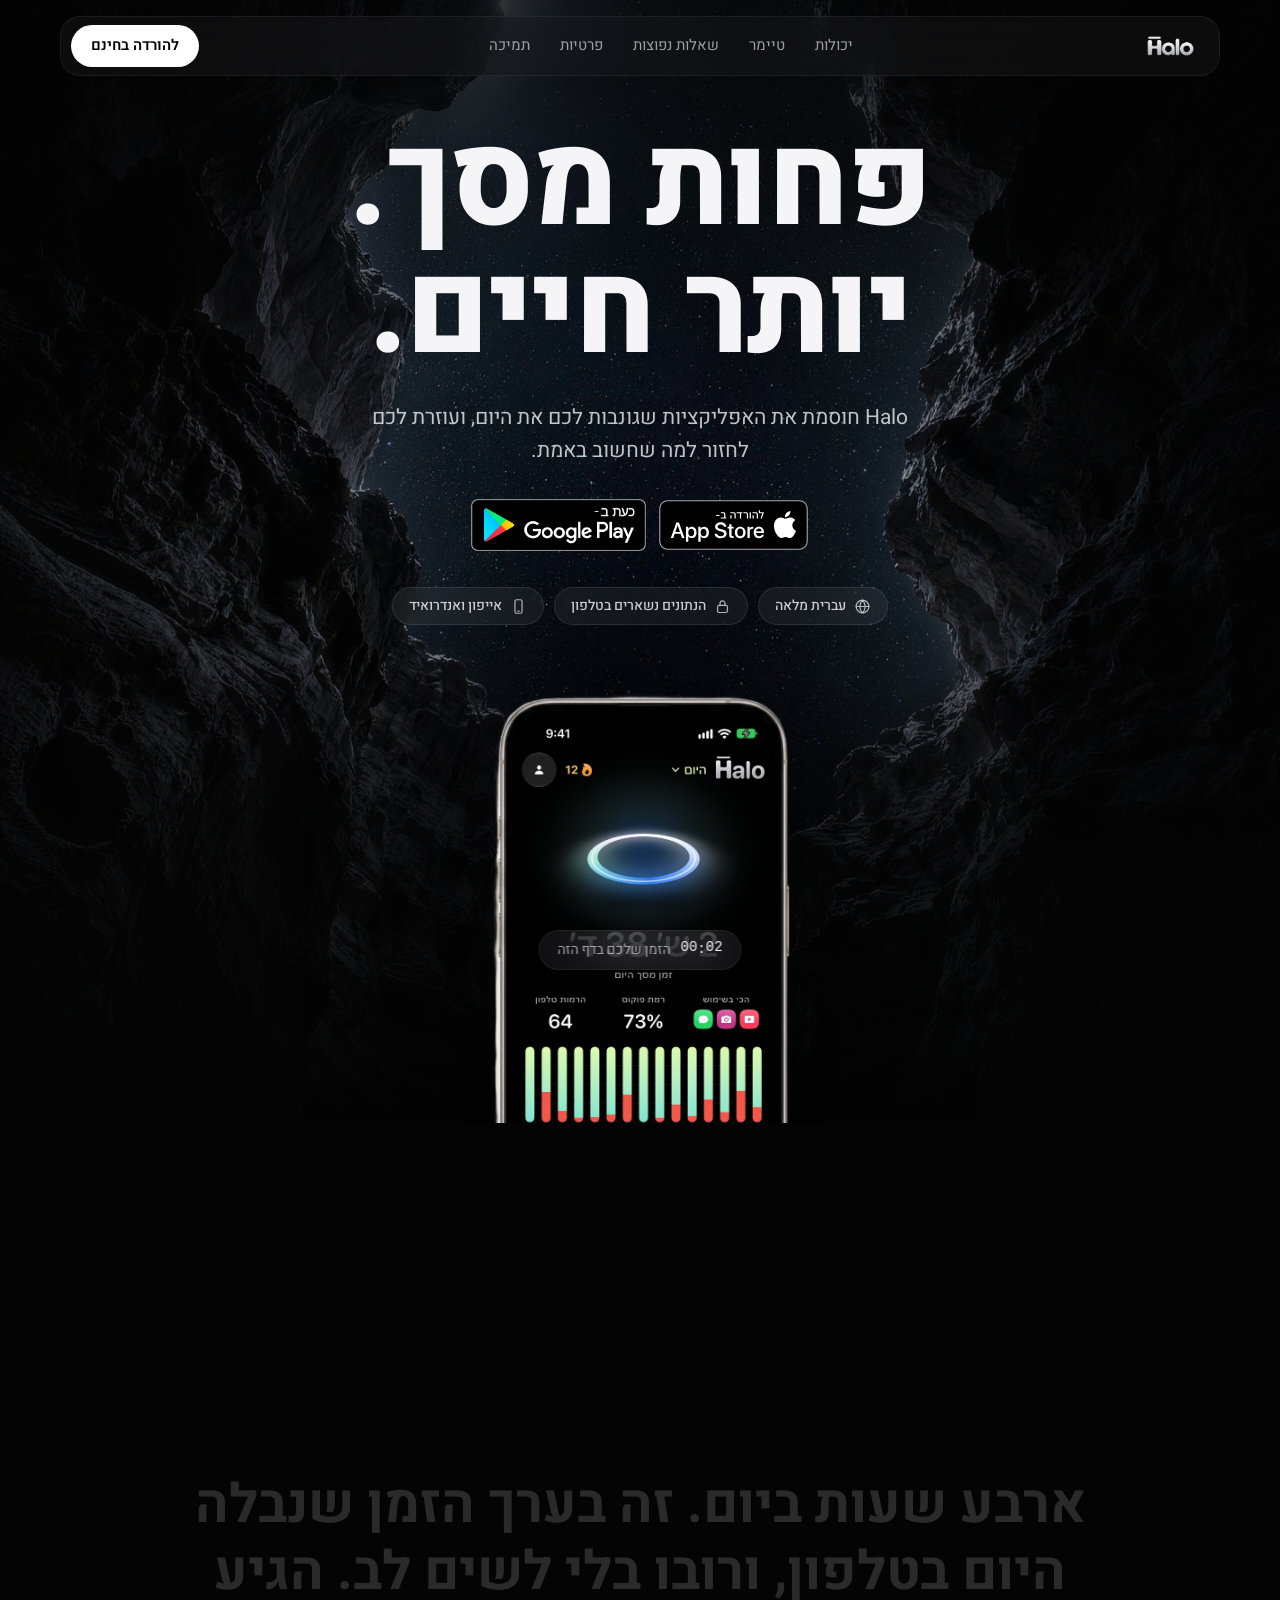
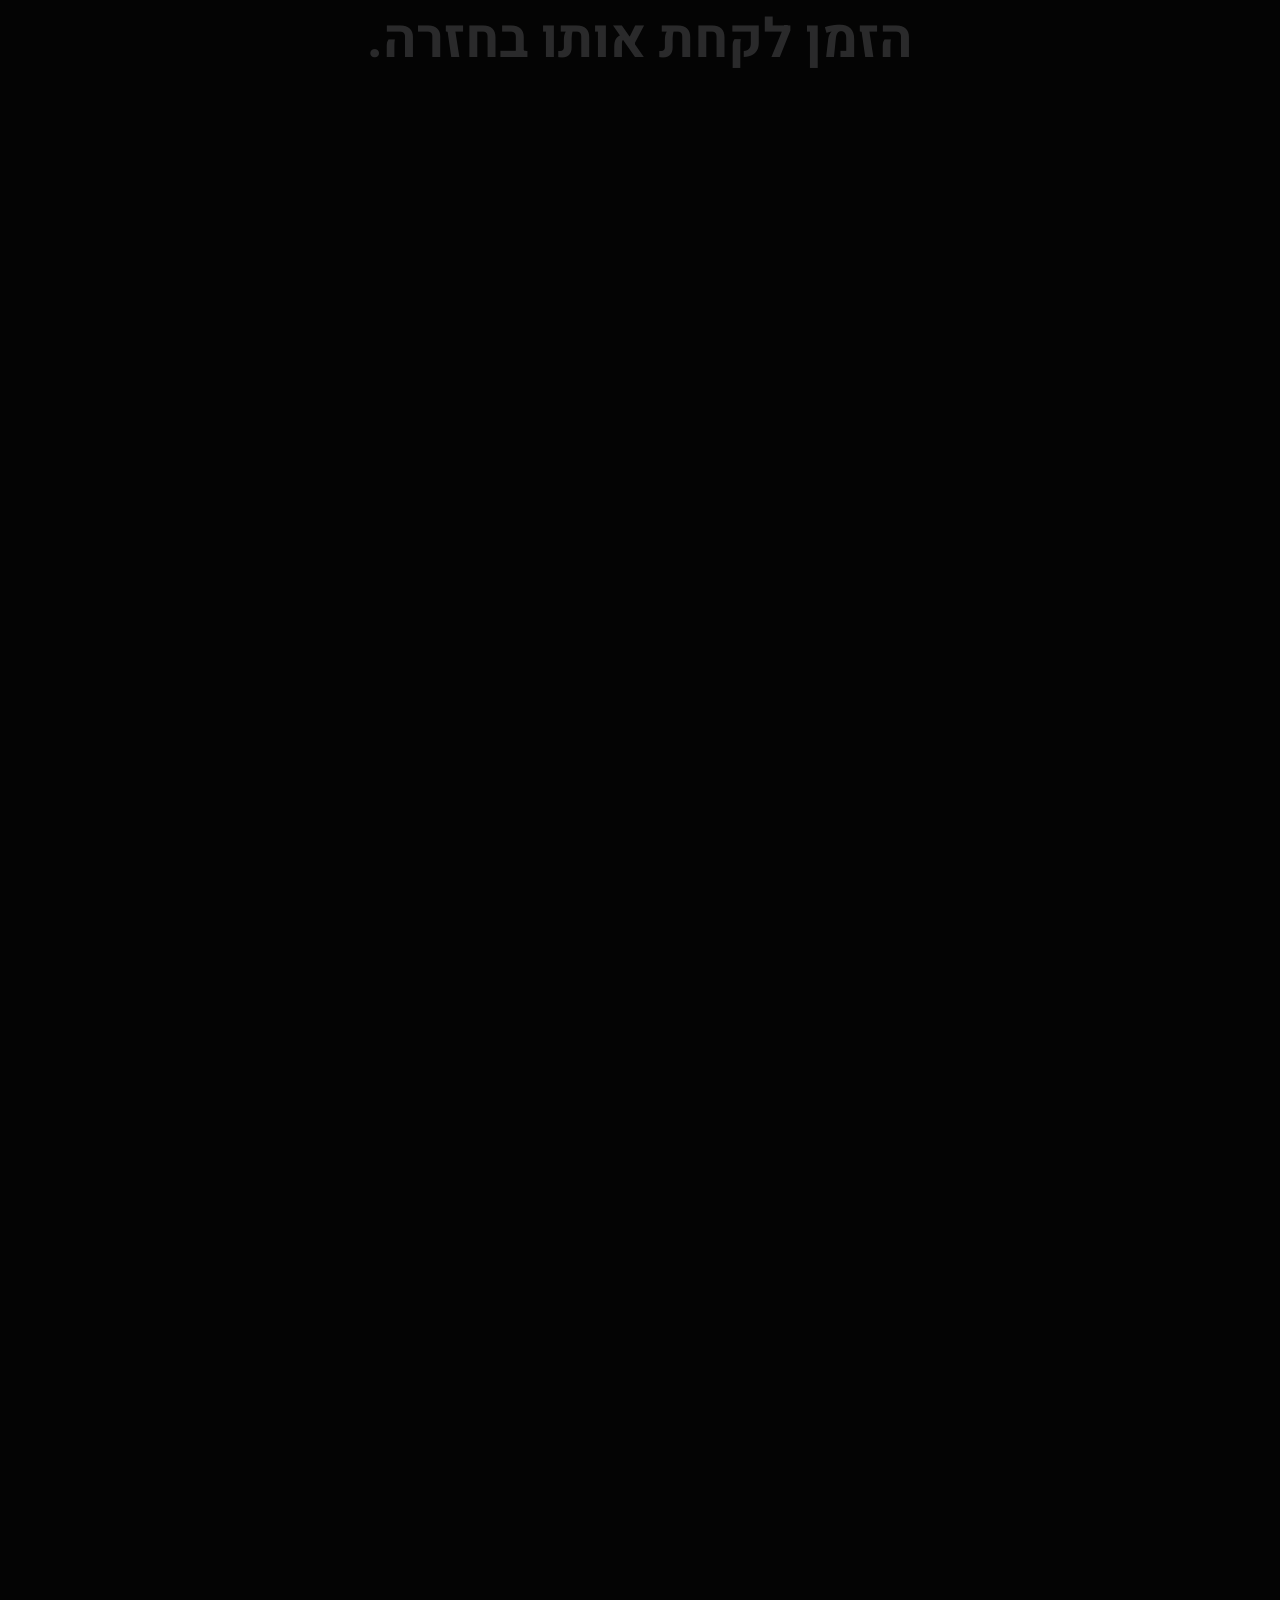
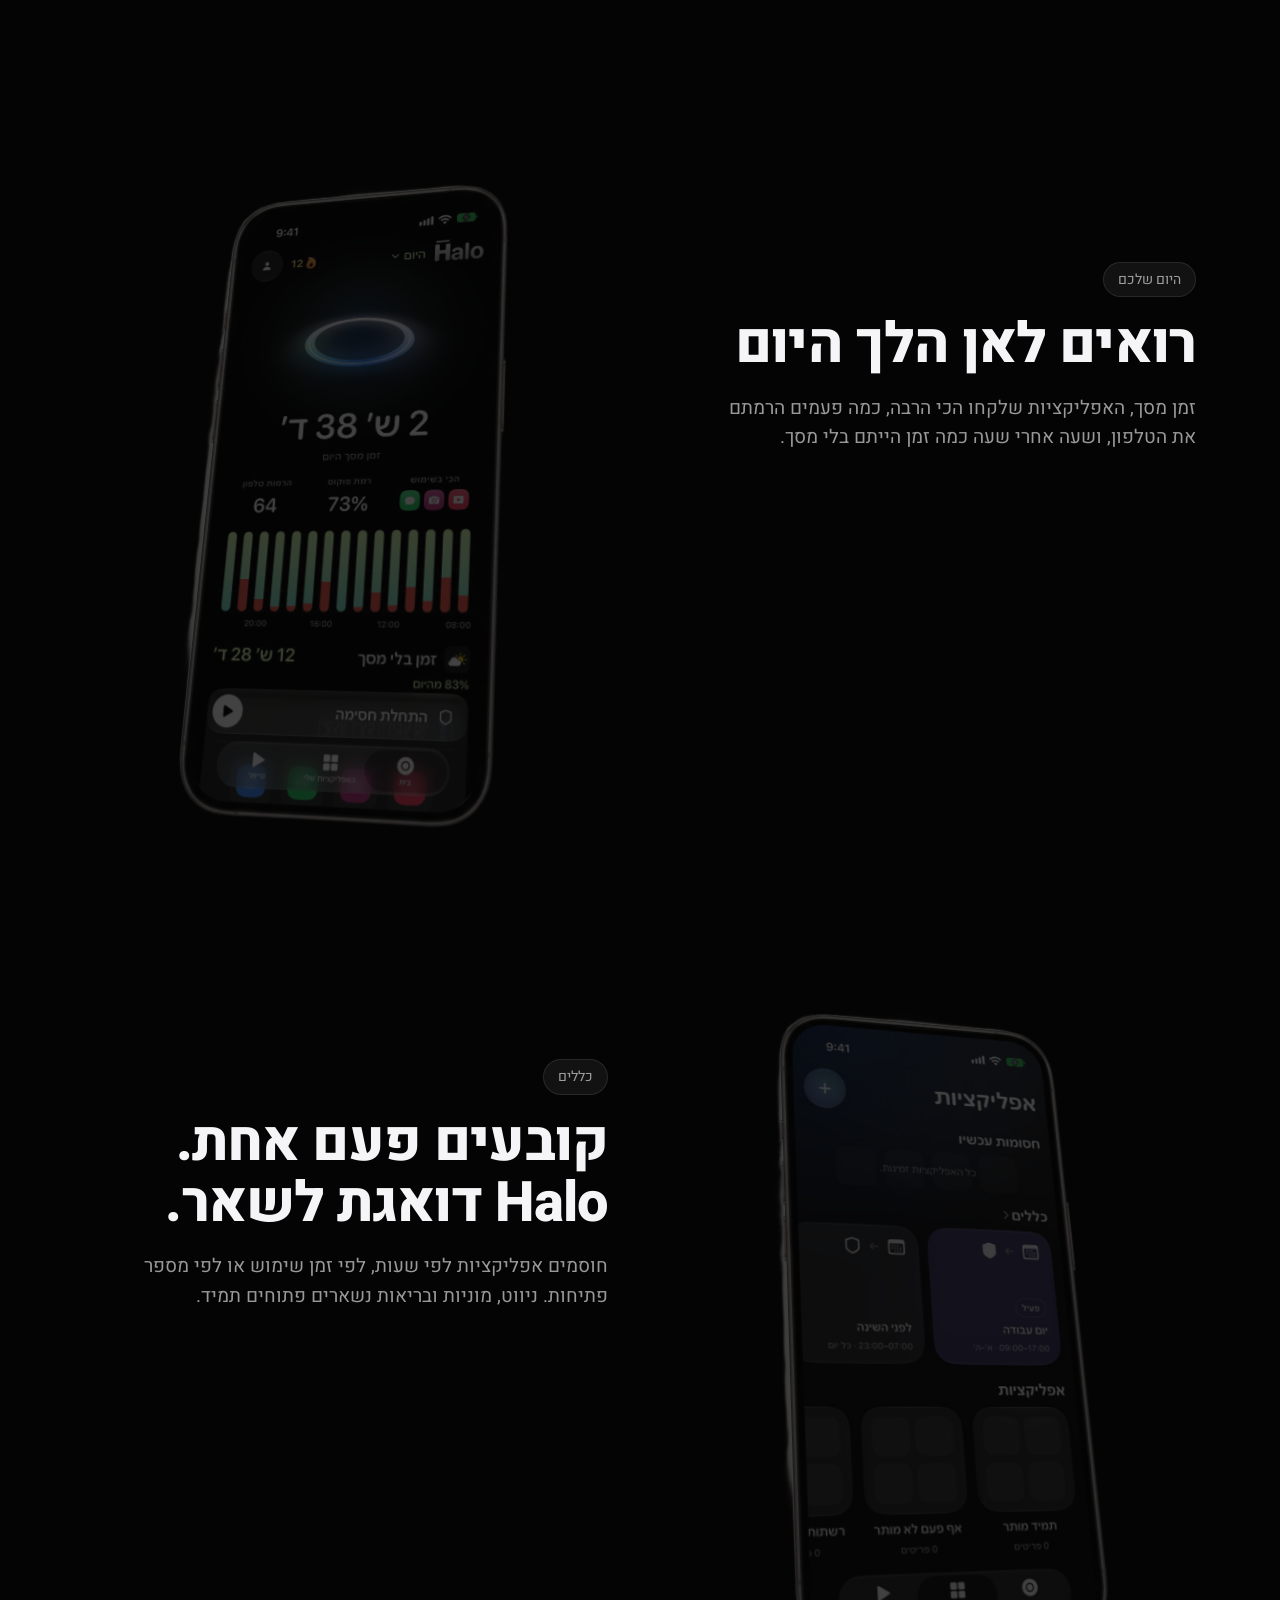
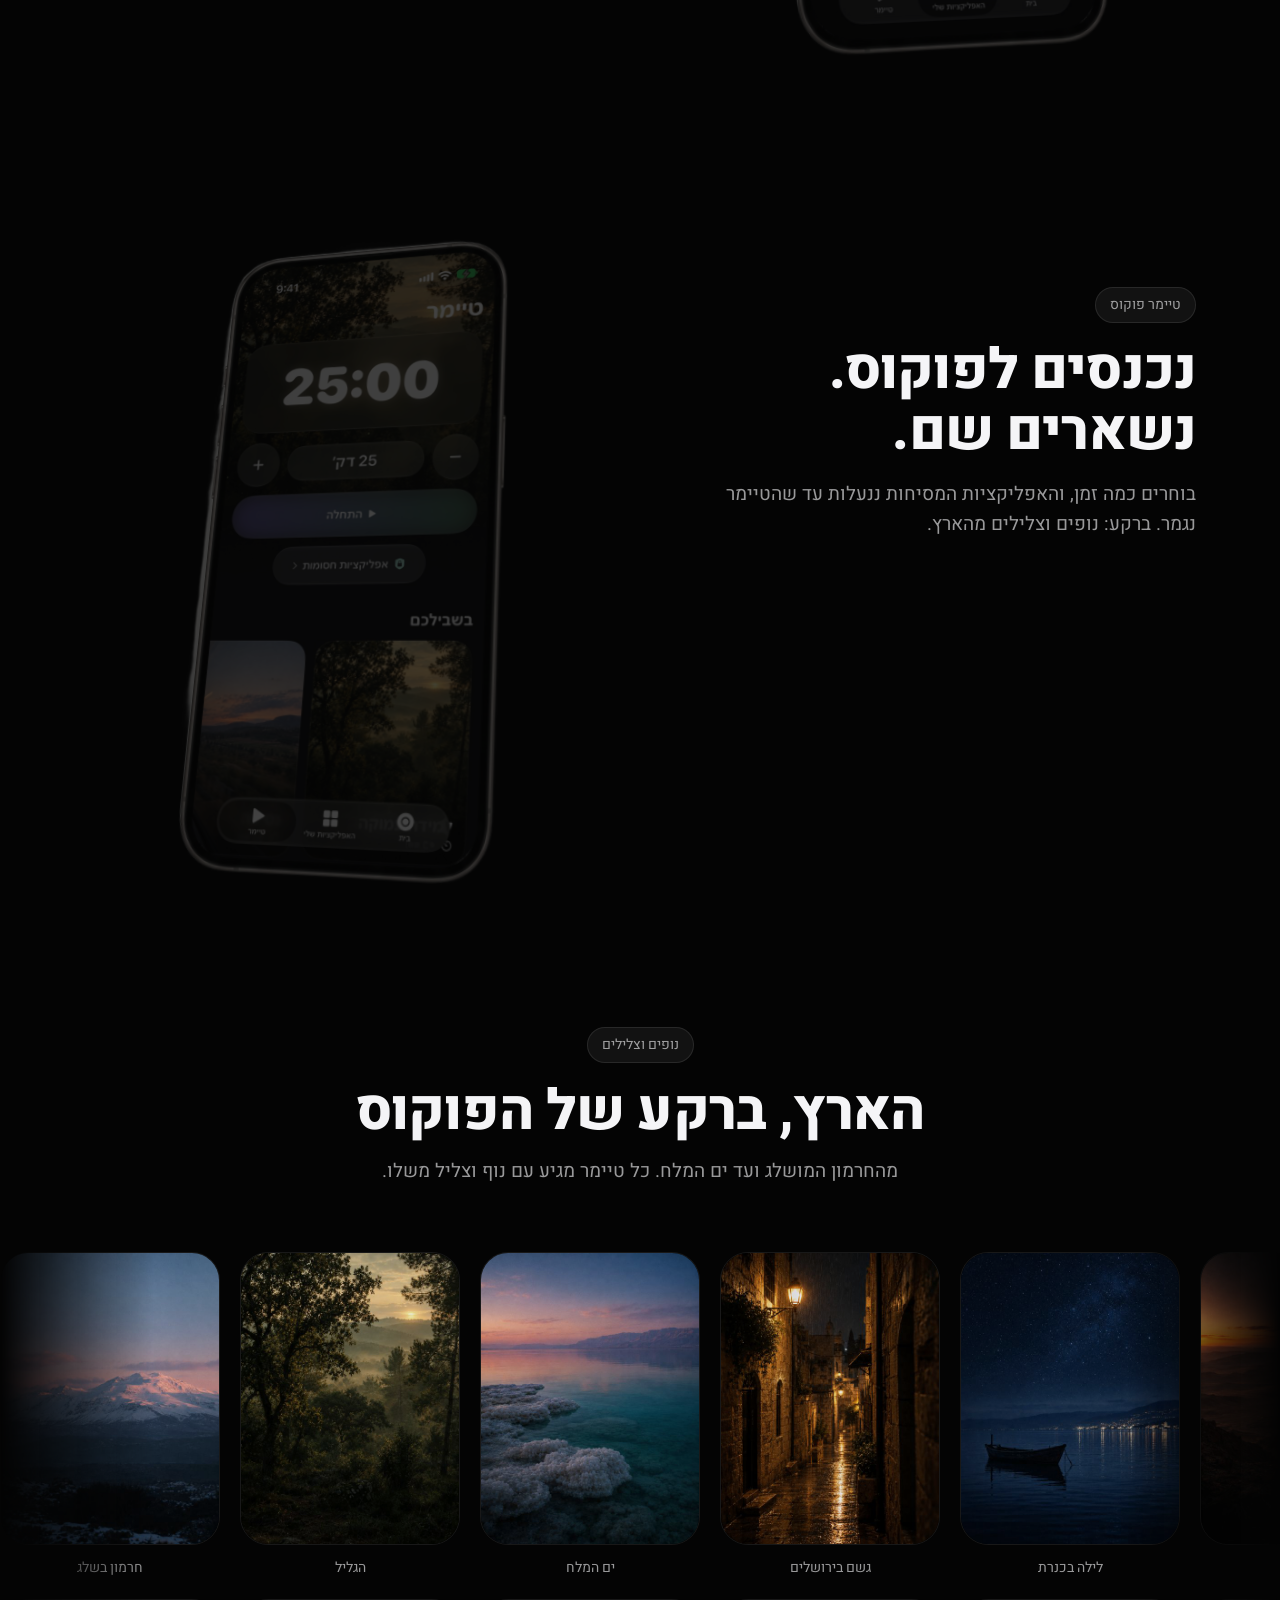
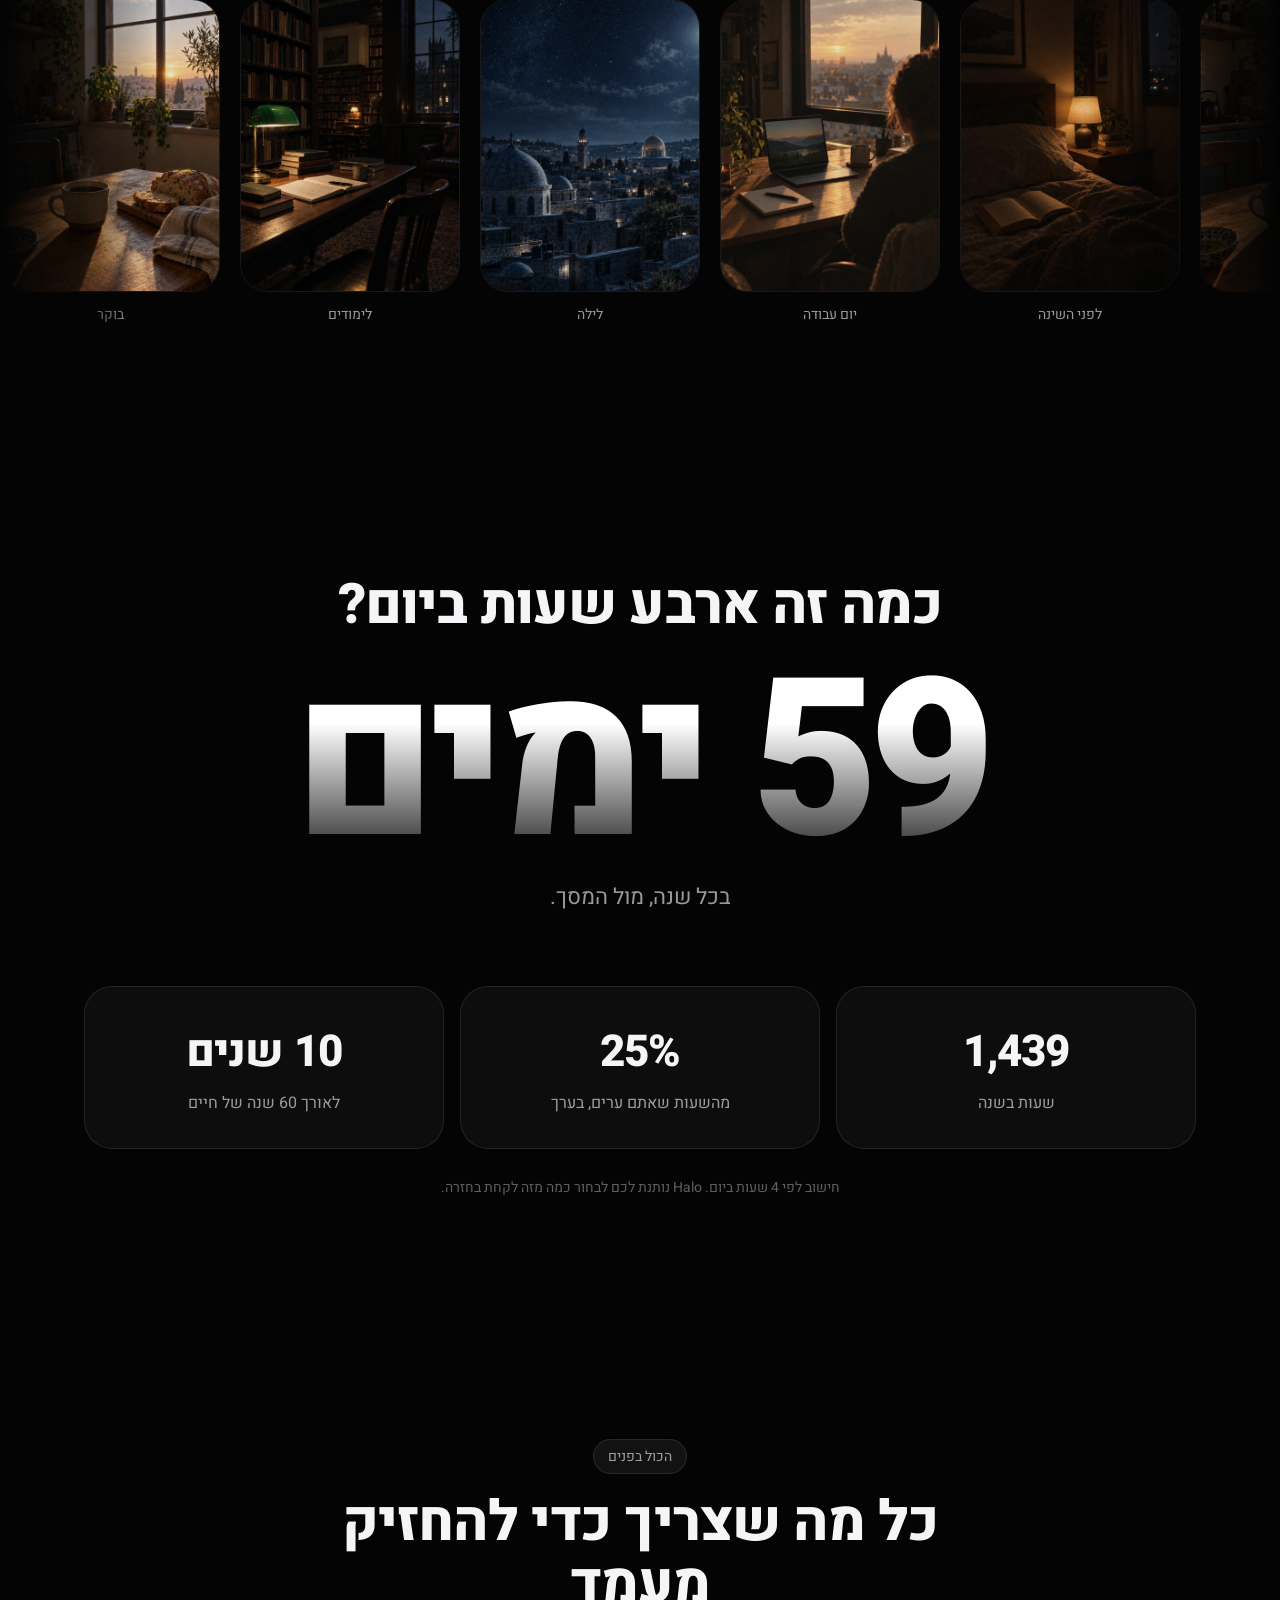
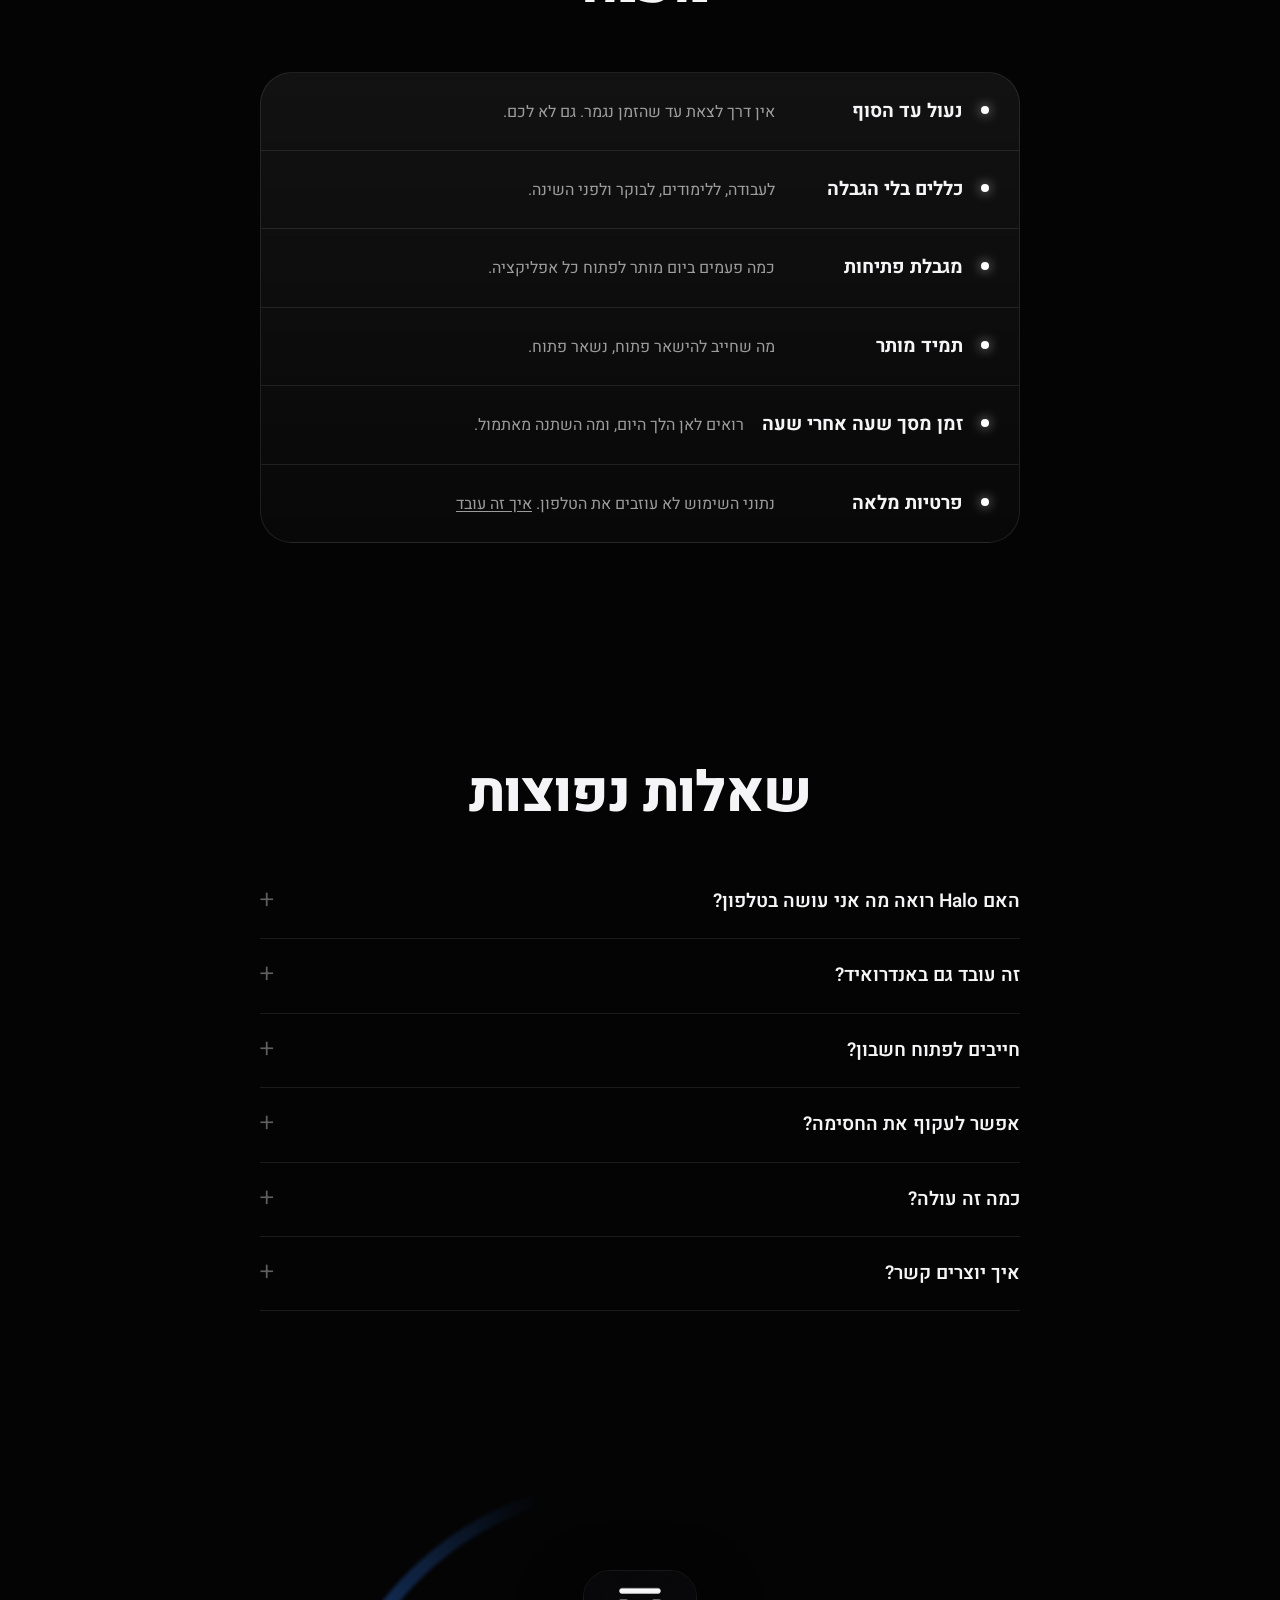
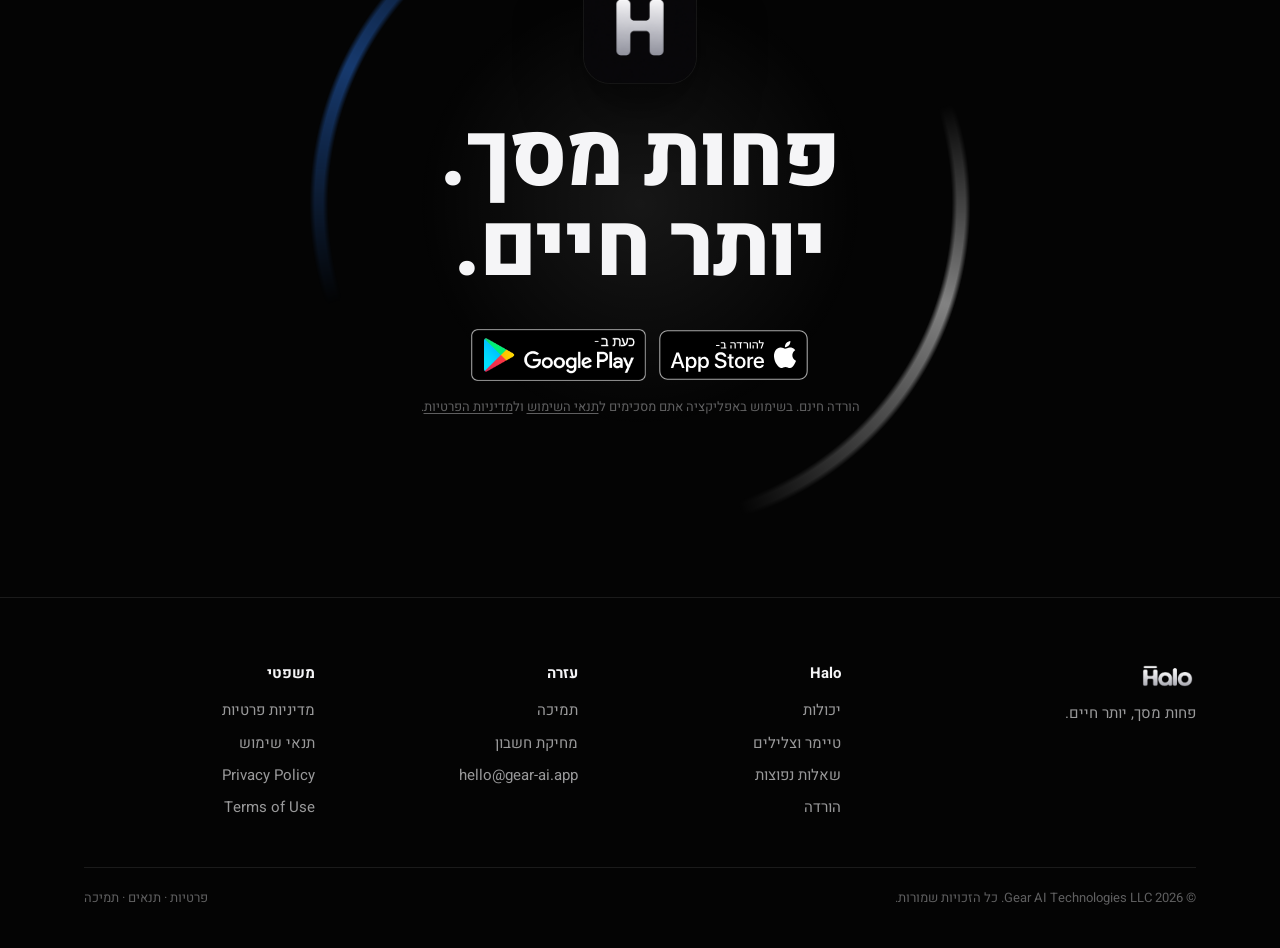
<file: index.html>
<!doctype html>
<html lang="he" dir="rtl">
<head>
<meta charset="utf-8">
<meta name="viewport" content="width=device-width, initial-scale=1, viewport-fit=cover">
<title>Halo – פחות מסך</title>
<meta name="description" content="Halo חוסמת את האפליקציות שגונבות לכם את היום ומחזירה לכם את הזמן מהטלפון. עברית מלאה, אייפון ואנדרואיד.">
<link rel="canonical" href="https://halofocus.app/">
<meta property="og:type" content="website">
<meta property="og:site_name" content="Halo">
<meta property="og:title" content="Halo – פחות מסך">
<meta property="og:description" content="Halo חוסמת את האפליקציות שגונבות לכם את היום ומחזירה לכם את הזמן מהטלפון. עברית מלאה, אייפון ואנדרואיד.">
<meta property="og:url" content="https://halofocus.app/">
<meta property="og:image" content="https://halofocus.app/img/og.jpg">
<meta name="twitter:card" content="summary_large_image">
<meta name="theme-color" content="#040404">
<link rel="icon" href="/img/favicon.png">
<link rel="apple-touch-icon" href="/img/apple-touch-icon.png">
<link rel="preconnect" href="https://fonts.googleapis.com">
<link rel="preconnect" href="https://fonts.gstatic.com" crossorigin>
<link href="https://fonts.googleapis.com/css2?family=Heebo:wght@400;500;600;700;800&display=swap" rel="stylesheet">
<link rel="stylesheet" href="/styles.css">
<script src="/site.js" defer></script>
</head>
<body class="home">
<header class="nav-wrap">
  <nav class="nav">
    <a class="logo" href="/" aria-label="Halo"><img src="/img/wordmark.png" alt="Halo"></a>
    <div class="links">
      <a href="/#features">יכולות</a>
      <a href="/#scenes">טיימר</a>
      <a href="/#faq">שאלות נפוצות</a>
      <a href="/privacy">פרטיות</a>
      <a href="/support">תמיכה</a>
    </div>
    <a class="pill-btn" href="/#download">להורדה בחינם</a>
  </nav>
</header>

<section class="hero">
  <div class="hero-bg" aria-hidden="true"><img src="/img/hero-crater.jpg" alt=""></div>
  <div class="hero-in">
    <h1><span class="line">פחות מסך.</span><span class="line">יותר חיים.</span></h1>
    <p class="lead rise">Halo חוסמת את האפליקציות שגונבות לכם את היום, ועוזרת לכם לחזור למה שחשוב באמת.</p>
    <div class="rise"><div class="badges"><a class="badge" href="#download"><img src="/img/badge-appstore-he.svg" alt="להורדה מה-App Store"></a><a class="badge" href="#download"><img src="/img/badge-googleplay-he.png" alt="קבלו את זה ב-Google Play"></a></div></div>
    <ul class="trust rise">
      <li><svg viewBox="0 0 24 24" aria-hidden="true"><circle cx="12" cy="12" r="9"/><path d="M3 12h18M12 3c2.5 2.6 3.8 5.6 3.8 9s-1.3 6.4-3.8 9c-2.5-2.6-3.8-5.6-3.8-9S9.5 5.6 12 3z"/></svg>עברית מלאה</li>
      <li><svg viewBox="0 0 24 24" aria-hidden="true"><rect x="5" y="10.5" width="14" height="10" rx="2.5"/><path d="M8.5 10.5V7.5a3.5 3.5 0 0 1 7 0v3"/></svg>הנתונים נשארים בטלפון</li>
      <li><svg viewBox="0 0 24 24" aria-hidden="true"><rect x="7" y="2.5" width="10" height="19" rx="2.5"/><path d="M11 18.5h2"/></svg><span>אייפון ואנדרואיד</span></li>
    </ul>
  </div>
  <div class="hero-phone" aria-hidden="true"><div class="device "><img class="shot" src="/img/screen-home.jpg" alt="" loading="eager"><img class="frame" src="/img/phone-frame.png" alt="" loading="eager"></div></div>
</section>

<section class="statement" data-scrub>
  <div class="sticky">
    <p><span class="w">ארבע</span> <span class="w">שעות</span> <span class="w">ביום.</span> <span class="w">זה</span> <span class="w">בערך</span> <span class="w">הזמן</span> <span class="w">שנבלה</span> <span class="w">היום</span> <span class="w">בטלפון,</span> <span class="w">ורובו</span> <span class="w">בלי</span> <span class="w">לשים</span> <span class="w">לב.</span> <span class="w">הגיע</span> <span class="w">הזמן</span> <span class="w">לקחת</span> <span class="w">אותו</span> <span class="w">בחזרה.</span></p>
  </div>
</section>

<section id="features" class="features">
  <div class="feature" data-scrub>
    <div class="feature-copy reveal">
      <span class="chip">היום שלכם</span>
      <h2>רואים לאן הלך היום</h2>
      <p>זמן מסך, האפליקציות שלקחו הכי הרבה, כמה פעמים הרמתם את הטלפון, ושעה אחרי שעה כמה זמן הייתם בלי מסך.</p>
    </div>
    <div class="feature-media"><div class="glow"></div><div class="device tilt"><img class="shot" src="/img/screen-home.jpg" alt="מסך הבית של Halo עם זמן המסך של היום" loading="lazy"><img class="frame" src="/img/phone-frame.png" alt="" loading="lazy"></div></div>
  </div>

  <div class="feature flip" data-scrub>
    <div class="feature-copy reveal">
      <span class="chip">כללים</span>
      <h2>קובעים פעם אחת. Halo דואגת לשאר.</h2>
      <p>חוסמים אפליקציות לפי שעות, לפי זמן שימוש או לפי מספר פתיחות. ניווט, מוניות ובריאות נשארים פתוחים תמיד.</p>
    </div>
    <div class="feature-media"><div class="glow blue"></div><div class="device tilt"><img class="shot" src="/img/screen-apps.jpg" alt="כללי החסימה של Halo" loading="lazy"><img class="frame" src="/img/phone-frame.png" alt="" loading="lazy"></div></div>
  </div>

  <div class="feature" data-scrub>
    <div class="feature-copy reveal">
      <span class="chip">טיימר פוקוס</span>
      <h2>נכנסים לפוקוס. נשארים שם.</h2>
      <p>בוחרים כמה זמן, והאפליקציות המסיחות ננעלות עד שהטיימר נגמר. ברקע: נופים וצלילים מהארץ.</p>
    </div>
    <div class="feature-media"><div class="glow"></div><div class="device tilt"><img class="shot" src="/img/screen-timer.jpg" alt="טיימר הפוקוס של Halo" loading="lazy"><img class="frame" src="/img/phone-frame.png" alt="" loading="lazy"></div></div>
  </div>
</section>

<section id="scenes" class="scenes">
  <div class="head reveal">
    <span class="chip">נופים וצלילים</span>
    <h2>הארץ, ברקע של הפוקוס</h2>
    <p>מהחרמון המושלג ועד ים המלח. כל טיימר מגיע עם נוף וצליל משלו.</p>
  </div>
  <div class="marquee" aria-hidden="true">
    <div class="track"><figure class="scene"><img src="/img/scene-hermonSnow.jpg" alt="" loading="lazy"><figcaption>חרמון בשלג</figcaption></figure><figure class="scene"><img src="/img/scene-galilee.jpg" alt="" loading="lazy"><figcaption>הגליל</figcaption></figure><figure class="scene"><img src="/img/scene-deadSea.jpg" alt="" loading="lazy"><figcaption>ים המלח</figcaption></figure><figure class="scene"><img src="/img/scene-jerusalemRain.jpg" alt="" loading="lazy"><figcaption>גשם בירושלים</figcaption></figure><figure class="scene"><img src="/img/scene-kinneretNight.jpg" alt="" loading="lazy"><figcaption>לילה בכנרת</figcaption></figure><figure class="scene"><img src="/img/scene-negev.jpg" alt="" loading="lazy"><figcaption>הנגב</figcaption></figure><figure class="scene"><img src="/img/scene-hermonSnow.jpg" alt="" loading="lazy"><figcaption>חרמון בשלג</figcaption></figure><figure class="scene"><img src="/img/scene-galilee.jpg" alt="" loading="lazy"><figcaption>הגליל</figcaption></figure><figure class="scene"><img src="/img/scene-deadSea.jpg" alt="" loading="lazy"><figcaption>ים המלח</figcaption></figure><figure class="scene"><img src="/img/scene-jerusalemRain.jpg" alt="" loading="lazy"><figcaption>גשם בירושלים</figcaption></figure><figure class="scene"><img src="/img/scene-kinneretNight.jpg" alt="" loading="lazy"><figcaption>לילה בכנרת</figcaption></figure><figure class="scene"><img src="/img/scene-negev.jpg" alt="" loading="lazy"><figcaption>הנגב</figcaption></figure></div>
  </div>
  <div class="marquee reverse" aria-hidden="true">
    <div class="track"><figure class="scene"><img src="/img/scene-morning.jpg" alt="" loading="lazy"><figcaption>בוקר</figcaption></figure><figure class="scene"><img src="/img/scene-study.jpg" alt="" loading="lazy"><figcaption>לימודים</figcaption></figure><figure class="scene"><img src="/img/scene-night.jpg" alt="" loading="lazy"><figcaption>לילה</figcaption></figure><figure class="scene"><img src="/img/scene-workday.jpg" alt="" loading="lazy"><figcaption>יום עבודה</figcaption></figure><figure class="scene"><img src="/img/scene-bedtime.jpg" alt="" loading="lazy"><figcaption>לפני השינה</figcaption></figure><figure class="scene"><img src="/img/scene-morning.jpg" alt="" loading="lazy"><figcaption>בוקר</figcaption></figure><figure class="scene"><img src="/img/scene-study.jpg" alt="" loading="lazy"><figcaption>לימודים</figcaption></figure><figure class="scene"><img src="/img/scene-night.jpg" alt="" loading="lazy"><figcaption>לילה</figcaption></figure><figure class="scene"><img src="/img/scene-workday.jpg" alt="" loading="lazy"><figcaption>יום עבודה</figcaption></figure><figure class="scene"><img src="/img/scene-bedtime.jpg" alt="" loading="lazy"><figcaption>לפני השינה</figcaption></figure></div>
  </div>
</section>

<section class="numbers">
  <div class="wrap">
    <h2 class="reveal">כמה זה ארבע שעות ביום?</h2>
    <div class="huge reveal"><span data-count="60">0</span> ימים</div>
    <p class="huge-sub reveal">בכל שנה, מול המסך.</p>
    <div class="stats">
      <div class="stat reveal"><div class="n"><span data-count="1460">0</span></div><div class="l">שעות בשנה</div></div>
      <div class="stat reveal"><div class="n"><span data-count="25">0</span>%</div><div class="l">מהשעות שאתם ערים, בערך</div></div>
      <div class="stat reveal"><div class="n"><span data-count="10">0</span> שנים</div><div class="l">לאורך 60 שנה של חיים</div></div>
    </div>
    <p class="fine reveal">חישוב לפי 4 שעות ביום. Halo נותנת לכם לבחור כמה מזה לקחת בחזרה.</p>
  </div>
</section>

<section class="pro">
  <div class="wrap">
    <div class="head reveal">
      <span class="chip">הכול בפנים</span>
      <h2>כל מה שצריך כדי להחזיק מעמד</h2>
    </div>
    <ul class="pro-list">
      <li class="reveal"><b>נעול עד הסוף</b><span>אין דרך לצאת עד שהזמן נגמר. גם לא לכם.</span></li>
      <li class="reveal"><b>כללים בלי הגבלה</b><span>לעבודה, ללימודים, לבוקר ולפני השינה.</span></li>
      <li class="reveal"><b>מגבלת פתיחות</b><span>כמה פעמים ביום מותר לפתוח כל אפליקציה.</span></li>
      <li class="reveal"><b>תמיד מותר</b><span>מה שחייב להישאר פתוח, נשאר פתוח.</span></li>
      <li class="reveal"><b>זמן מסך שעה אחרי שעה</b><span>רואים לאן הלך היום, ומה השתנה מאתמול.</span></li>
      <li class="reveal"><b>פרטיות מלאה</b><span>נתוני השימוש לא עוזבים את הטלפון. <a href="/privacy">איך זה עובד</a></span></li>
    </ul>
  </div>
</section>

<section id="faq" class="faq-sec">
  <div class="wrap">
    <h2 class="reveal">שאלות נפוצות</h2>
    <div class="faq">
      <details><summary>האם Halo רואה מה אני עושה בטלפון?</summary>
        <p>לא. באייפון החסימה ונתוני זמן המסך עוברים דרך מערכת זמן המסך של Apple ונשארים על המכשיר. באנדרואיד Halo מזהה רק איזו אפליקציה נפתחה, כדי להציג מסך חסימה, ולא קוראת שום תוכן מהמסך. כל הפרטים ב<a href="/privacy">מדיניות הפרטיות</a>.</p></details>
      <details><summary>זה עובד גם באנדרואיד?</summary>
        <p>כן. באנדרואיד צריך לאשר "גישה לנתוני שימוש" ואת שירות הנגישות של Halo, שמשמש רק לחסימה. האפליקציה מסבירה בדיוק מה לאשר.</p></details>
      <details><summary>חייבים לפתוח חשבון?</summary>
        <p>לא. החשבון לא חובה, והוא רק מגבה את הכללים וההתקדמות שלכם. אפשר <a href="/delete-account">למחוק את החשבון</a> בכל רגע מתוך האפליקציה.</p></details>
      <details><summary>אפשר לעקוף את החסימה?</summary>
        <p>תלוי בכם. במצב רגיל אפשר לסיים מוקדם, במצב "עם הפסקת נשימה" צריך לנשום עשר שניות קודם, ובמצב "נעול עד הסוף" אין דרך לצאת עד שהזמן נגמר.</p></details>
      <details><summary>כמה זה עולה?</summary>
        <p>ההורדה חינם ומתחילים בניסיון חינם. המחירים המלאים מופיעים באפליקציה לפני כל רכישה, ואפשר לבטל בכל רגע מהגדרות החנות.</p></details>
      <details><summary>איך יוצרים קשר?</summary>
        <p>כתבו לנו ל־<a href="mailto:hello@gear-ai.app">hello@gear-ai.app</a> או בקרו בעמוד <a href="/support">התמיכה</a>.</p></details>
    </div>
  </div>
</section>

<section class="cta" id="download">
  <div class="halo-ring" aria-hidden="true"><i></i></div>
  <div class="wrap">
    <img class="icon reveal" src="/img/icon-256.png" alt="">
    <h2 class="reveal">פחות מסך.<br>יותר חיים.</h2>
    <div class="reveal"><div class="badges"><a class="badge" href="#download"><img src="/img/badge-appstore-he.svg" alt="להורדה מה-App Store"></a><a class="badge" href="#download"><img src="/img/badge-googleplay-he.png" alt="קבלו את זה ב-Google Play"></a></div><div class="legal-note">הורדה חינם. בשימוש באפליקציה אתם מסכימים ל<a href="/terms">תנאי השימוש</a> ול<a href="/privacy">מדיניות הפרטיות</a>.</div></div>
  </div>
</section>

<div class="ticker" aria-hidden="true"><span class="clock" data-clock>00:00</span><span>הזמן שלכם בדף הזה</span></div>

<footer>
  <div class="wrap">
    <div class="foot">
      <div class="foot-brand">
        <a class="logo" href="/"><img src="/img/wordmark.png" alt="Halo"></a>
        <p>פחות מסך, יותר חיים.</p>
      </div>
      <div><h4>Halo</h4><ul>
        <li><a href="/#features">יכולות</a></li>
        <li><a href="/#scenes">טיימר וצלילים</a></li>
        <li><a href="/#faq">שאלות נפוצות</a></li>
        <li><a href="/#download">הורדה</a></li>
      </ul></div>
      <div><h4>עזרה</h4><ul>
        <li><a href="/support">תמיכה</a></li>
        <li><a href="/delete-account">מחיקת חשבון</a></li>
        <li><a href="mailto:hello@gear-ai.app">hello@gear-ai.app</a></li>
      </ul></div>
      <div><h4>משפטי</h4><ul>
        <li><a href="/privacy">מדיניות פרטיות</a></li>
        <li><a href="/terms">תנאי שימוש</a></li>
        <li><a href="/privacy#en">Privacy Policy</a></li>
        <li><a href="/terms#en">Terms of Use</a></li>
      </ul></div>
    </div>
    <div class="copyright">
      <span>© 2026 Gear AI Technologies LLC. כל הזכויות שמורות.</span>
      <span><a href="/privacy">פרטיות</a> · <a href="/terms">תנאים</a> · <a href="/support">תמיכה</a></span>
    </div>
  </div>
</footer>
</body>
</html>
</file>
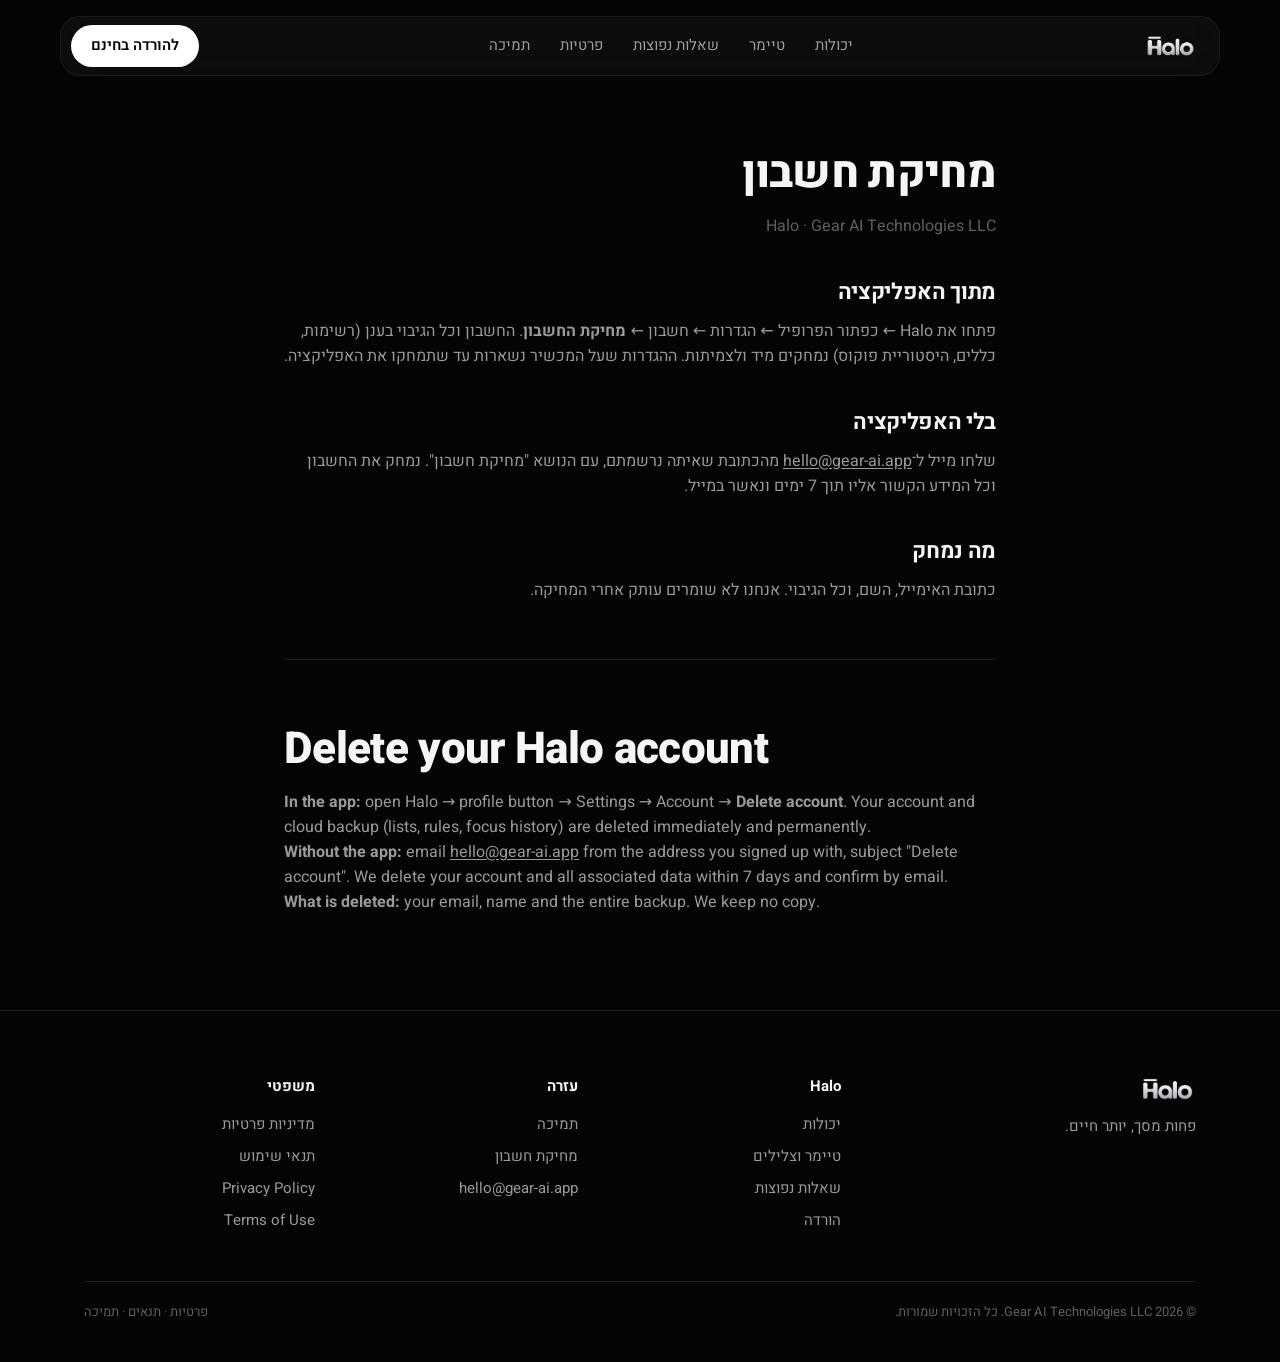
<file: delete-account.html>
<!doctype html>
<html lang="he" dir="rtl">
<head>
<meta charset="utf-8">
<meta name="viewport" content="width=device-width, initial-scale=1, viewport-fit=cover">
<title>מחיקת חשבון · Halo – פחות מסך</title>
<meta name="description" content="Halo חוסמת את האפליקציות שגונבות לכם את היום ומחזירה לכם את הזמן מהטלפון. עברית מלאה, אייפון ואנדרואיד.">
<link rel="canonical" href="https://halofocus.app/delete-account">
<meta property="og:type" content="website">
<meta property="og:site_name" content="Halo">
<meta property="og:title" content="מחיקת חשבון · Halo – פחות מסך">
<meta property="og:description" content="Halo חוסמת את האפליקציות שגונבות לכם את היום ומחזירה לכם את הזמן מהטלפון. עברית מלאה, אייפון ואנדרואיד.">
<meta property="og:url" content="https://halofocus.app/delete-account">
<meta property="og:image" content="https://halofocus.app/img/og.jpg">
<meta name="twitter:card" content="summary_large_image">
<meta name="theme-color" content="#040404">
<link rel="icon" href="/img/favicon.png">
<link rel="apple-touch-icon" href="/img/apple-touch-icon.png">
<link rel="preconnect" href="https://fonts.googleapis.com">
<link rel="preconnect" href="https://fonts.gstatic.com" crossorigin>
<link href="https://fonts.googleapis.com/css2?family=Heebo:wght@400;500;600;700;800&display=swap" rel="stylesheet">
<link rel="stylesheet" href="/styles.css">
<script src="/site.js" defer></script>
</head>
<body class="inner">
<header class="nav-wrap">
  <nav class="nav">
    <a class="logo" href="/" aria-label="Halo"><img src="/img/wordmark.png" alt="Halo"></a>
    <div class="links">
      <a href="/#features">יכולות</a>
      <a href="/#scenes">טיימר</a>
      <a href="/#faq">שאלות נפוצות</a>
      <a href="/privacy">פרטיות</a>
      <a href="/support">תמיכה</a>
    </div>
    <a class="pill-btn" href="/#download">להורדה בחינם</a>
  </nav>
</header>

<main class="doc">
  <h1>מחיקת חשבון</h1>
  <div class="updated">Halo · Gear AI Technologies LLC</div>
  <h2>מתוך האפליקציה</h2>
  <p>פתחו את Halo ← כפתור הפרופיל ← הגדרות ← חשבון ← <b>מחיקת החשבון</b>. החשבון וכל הגיבוי בענן (רשימות, כללים, היסטוריית פוקוס) נמחקים מיד ולצמיתות. ההגדרות שעל המכשיר נשארות עד שתמחקו את האפליקציה.</p>
  <h2>בלי האפליקציה</h2>
  <p>שלחו מייל ל־<a href="mailto:hello@gear-ai.app?subject=Delete%20my%20Halo%20account">hello@gear-ai.app</a> מהכתובת שאיתה נרשמתם, עם הנושא "מחיקת חשבון". נמחק את החשבון וכל המידע הקשור אליו תוך 7 ימים ונאשר במייל.</p>
  <h2>מה נמחק</h2>
  <p>כתובת האימייל, השם, וכל הגיבוי. אנחנו לא שומרים עותק אחרי המחיקה.</p>

  <hr>
  <div class="ltr">
  <h1>Delete your Halo account</h1>
  <p><b>In the app:</b> open Halo → profile button → Settings → Account → <b>Delete account</b>. Your account and cloud backup (lists, rules, focus history) are deleted immediately and permanently.</p>
  <p><b>Without the app:</b> email <a href="mailto:hello@gear-ai.app?subject=Delete%20my%20Halo%20account">hello@gear-ai.app</a> from the address you signed up with, subject "Delete account". We delete your account and all associated data within 7 days and confirm by email.</p>
  <p><b>What is deleted:</b> your email, name and the entire backup. We keep no copy.</p>
  </div>
</main>

<footer>
  <div class="wrap">
    <div class="foot">
      <div class="foot-brand">
        <a class="logo" href="/"><img src="/img/wordmark.png" alt="Halo"></a>
        <p>פחות מסך, יותר חיים.</p>
      </div>
      <div><h4>Halo</h4><ul>
        <li><a href="/#features">יכולות</a></li>
        <li><a href="/#scenes">טיימר וצלילים</a></li>
        <li><a href="/#faq">שאלות נפוצות</a></li>
        <li><a href="/#download">הורדה</a></li>
      </ul></div>
      <div><h4>עזרה</h4><ul>
        <li><a href="/support">תמיכה</a></li>
        <li><a href="/delete-account">מחיקת חשבון</a></li>
        <li><a href="mailto:hello@gear-ai.app">hello@gear-ai.app</a></li>
      </ul></div>
      <div><h4>משפטי</h4><ul>
        <li><a href="/privacy">מדיניות פרטיות</a></li>
        <li><a href="/terms">תנאי שימוש</a></li>
        <li><a href="/privacy#en">Privacy Policy</a></li>
        <li><a href="/terms#en">Terms of Use</a></li>
      </ul></div>
    </div>
    <div class="copyright">
      <span>© 2026 Gear AI Technologies LLC. כל הזכויות שמורות.</span>
      <span><a href="/privacy">פרטיות</a> · <a href="/terms">תנאים</a> · <a href="/support">תמיכה</a></span>
    </div>
  </div>
</footer>
</body>
</html>
</file>
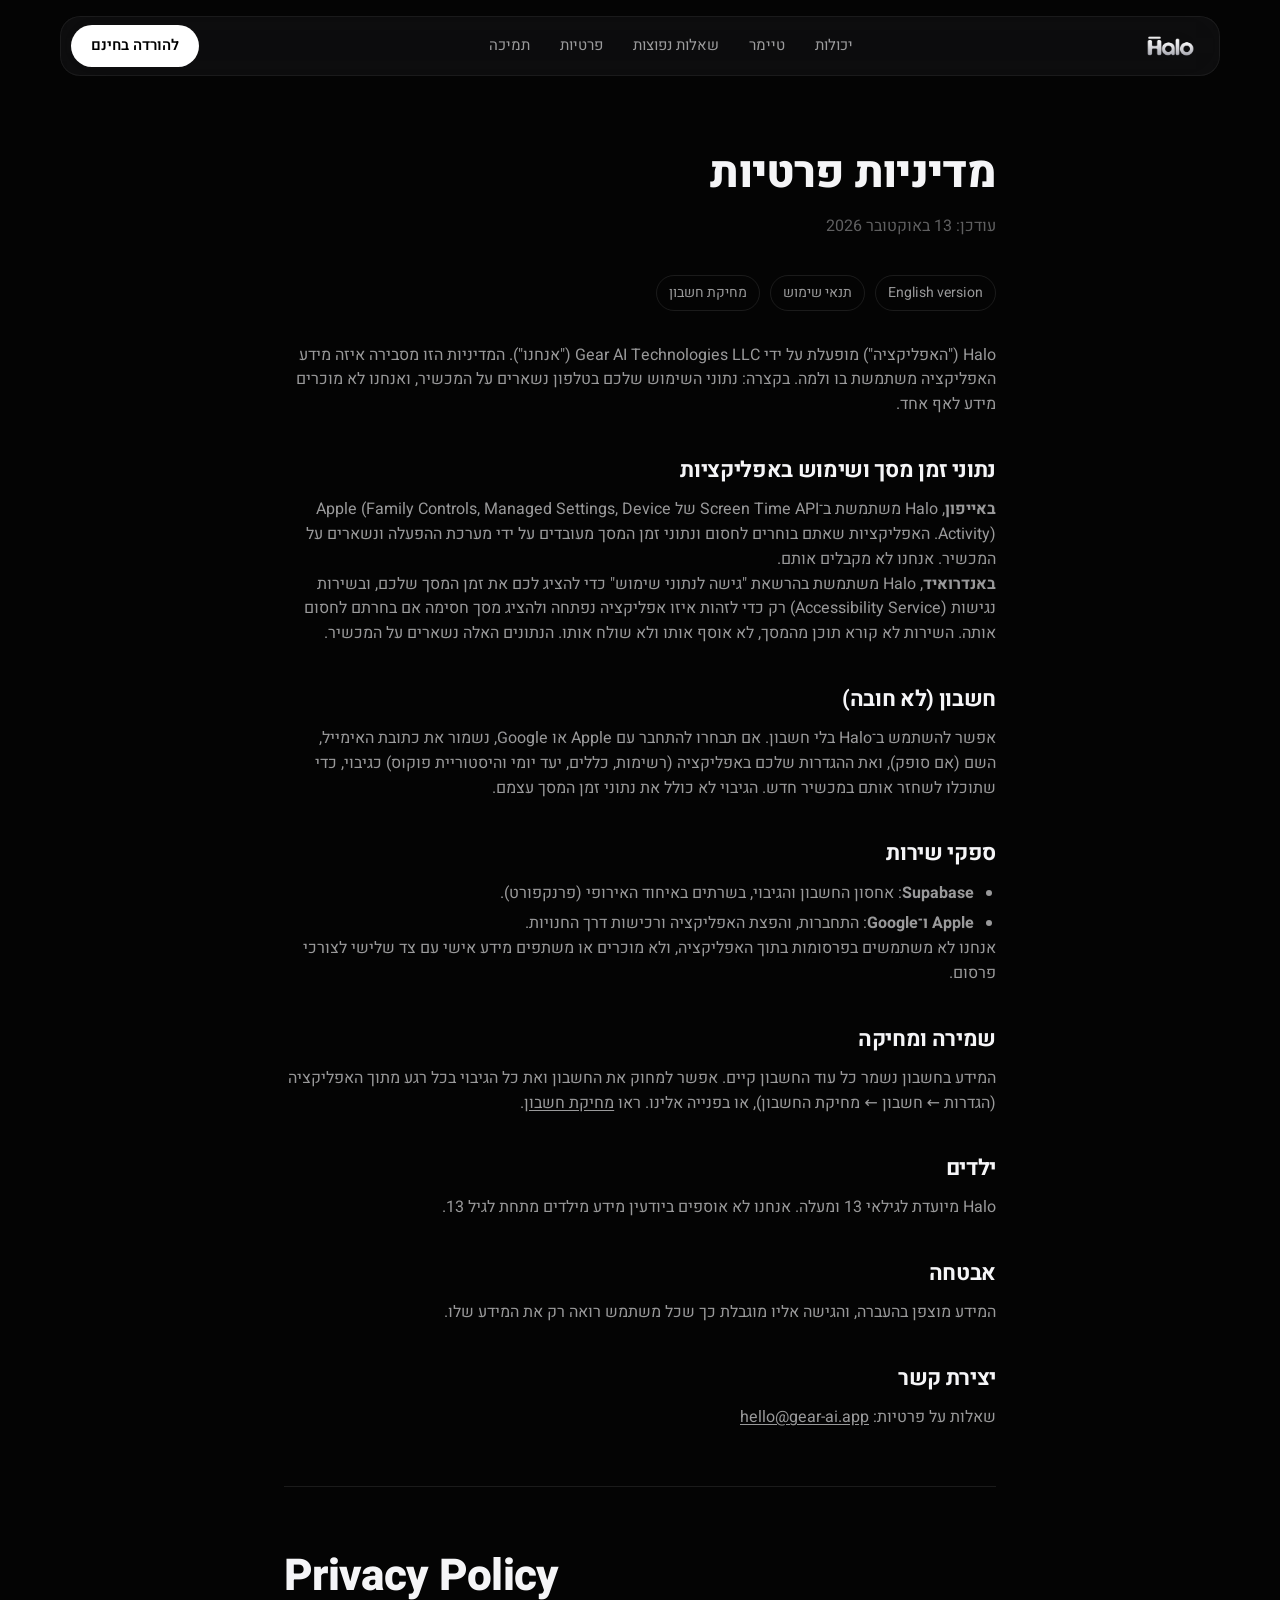
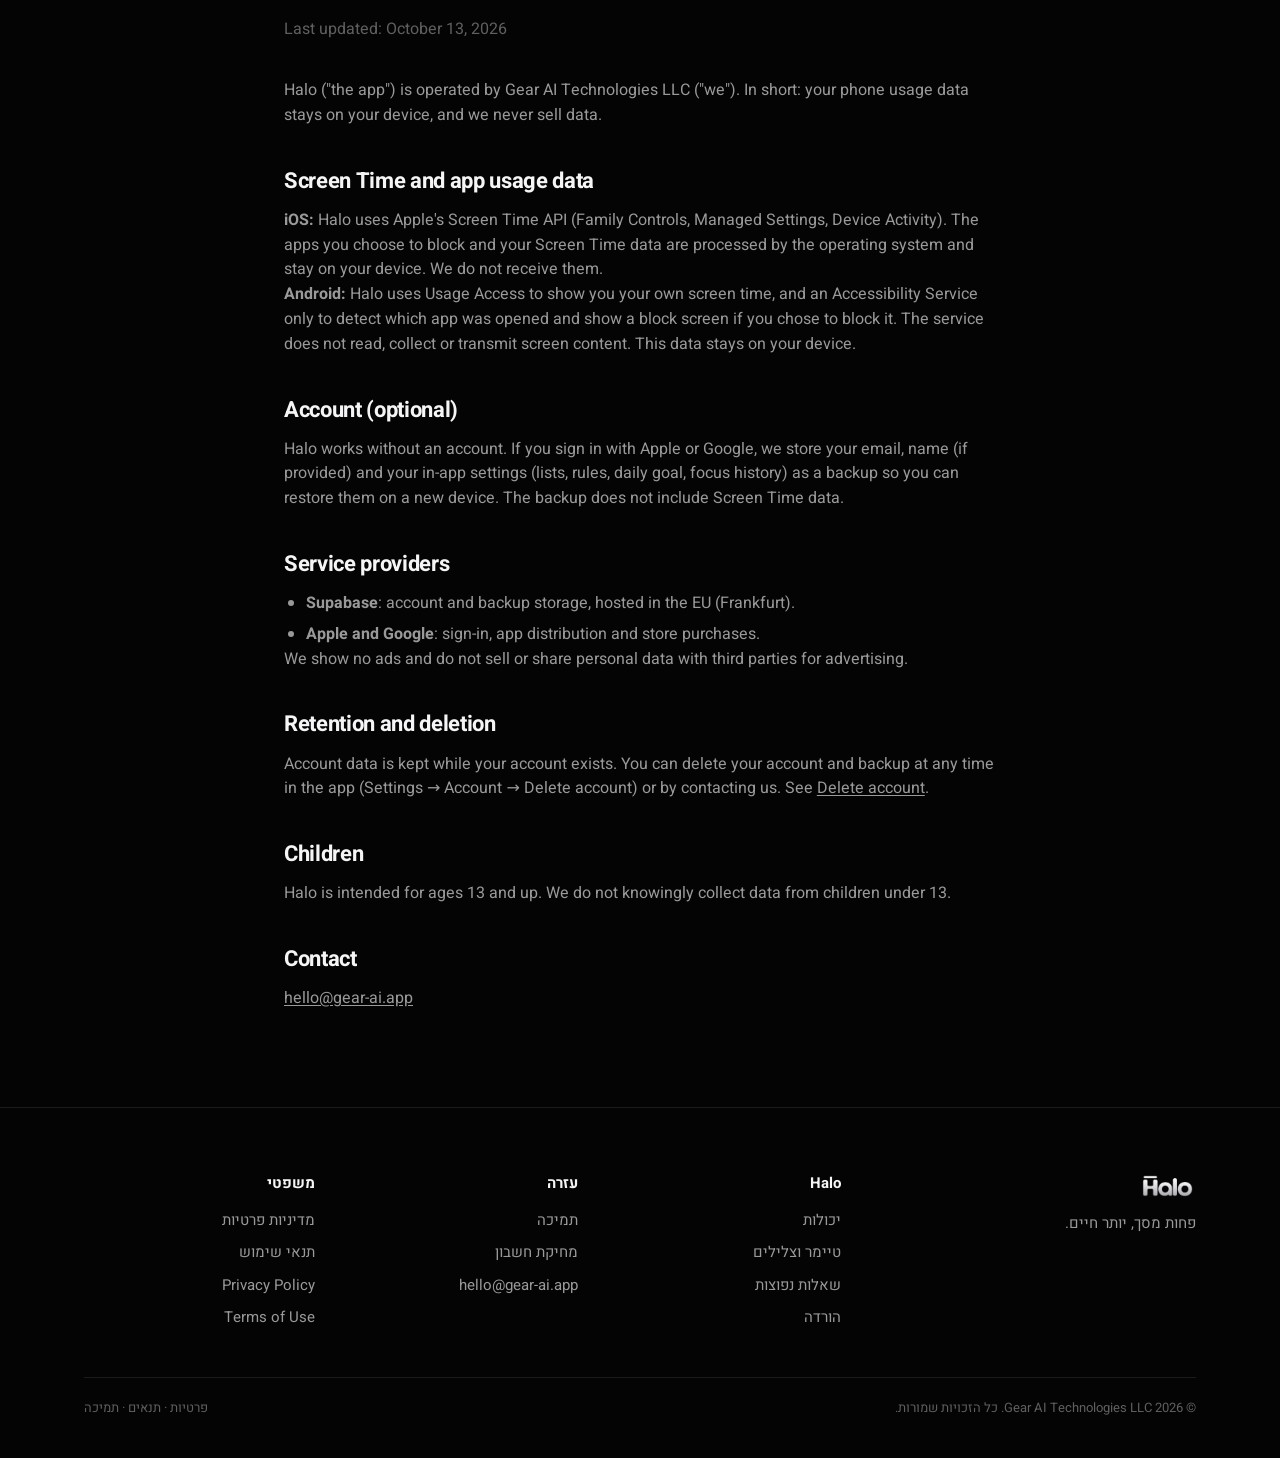
<file: privacy.html>
<!doctype html>
<html lang="he" dir="rtl">
<head>
<meta charset="utf-8">
<meta name="viewport" content="width=device-width, initial-scale=1, viewport-fit=cover">
<title>מדיניות פרטיות · Halo – פחות מסך</title>
<meta name="description" content="Halo חוסמת את האפליקציות שגונבות לכם את היום ומחזירה לכם את הזמן מהטלפון. עברית מלאה, אייפון ואנדרואיד.">
<link rel="canonical" href="https://halofocus.app/privacy">
<meta property="og:type" content="website">
<meta property="og:site_name" content="Halo">
<meta property="og:title" content="מדיניות פרטיות · Halo – פחות מסך">
<meta property="og:description" content="Halo חוסמת את האפליקציות שגונבות לכם את היום ומחזירה לכם את הזמן מהטלפון. עברית מלאה, אייפון ואנדרואיד.">
<meta property="og:url" content="https://halofocus.app/privacy">
<meta property="og:image" content="https://halofocus.app/img/og.jpg">
<meta name="twitter:card" content="summary_large_image">
<meta name="theme-color" content="#040404">
<link rel="icon" href="/img/favicon.png">
<link rel="apple-touch-icon" href="/img/apple-touch-icon.png">
<link rel="preconnect" href="https://fonts.googleapis.com">
<link rel="preconnect" href="https://fonts.gstatic.com" crossorigin>
<link href="https://fonts.googleapis.com/css2?family=Heebo:wght@400;500;600;700;800&display=swap" rel="stylesheet">
<link rel="stylesheet" href="/styles.css">
<script src="/site.js" defer></script>
</head>
<body class="inner">
<header class="nav-wrap">
  <nav class="nav">
    <a class="logo" href="/" aria-label="Halo"><img src="/img/wordmark.png" alt="Halo"></a>
    <div class="links">
      <a href="/#features">יכולות</a>
      <a href="/#scenes">טיימר</a>
      <a href="/#faq">שאלות נפוצות</a>
      <a href="/privacy">פרטיות</a>
      <a href="/support">תמיכה</a>
    </div>
    <a class="pill-btn" href="/#download">להורדה בחינם</a>
  </nav>
</header>

<main class="doc">
  <h1>מדיניות פרטיות</h1>
  <div class="updated">עודכן: 13 באוקטובר 2026</div>
  <div class="toc"><a href="#en">English version</a><a href="/terms">תנאי שימוש</a><a href="/delete-account">מחיקת חשבון</a></div>

  <p>Halo ("האפליקציה") מופעלת על ידי Gear AI Technologies LLC ("אנחנו"). המדיניות הזו מסבירה איזה מידע האפליקציה משתמשת בו ולמה. בקצרה: נתוני השימוש שלכם בטלפון נשארים על המכשיר, ואנחנו לא מוכרים מידע לאף אחד.</p>

  <h2>נתוני זמן מסך ושימוש באפליקציות</h2>
  <p><b>באייפון</b>, Halo משתמשת ב־Screen Time API של Apple (Family Controls, Managed Settings, Device Activity). האפליקציות שאתם בוחרים לחסום ונתוני זמן המסך מעובדים על ידי מערכת ההפעלה ונשארים על המכשיר. אנחנו לא מקבלים אותם.</p>
  <p><b>באנדרואיד</b>, Halo משתמשת בהרשאת "גישה לנתוני שימוש" כדי להציג לכם את זמן המסך שלכם, ובשירות נגישות (Accessibility Service) רק כדי לזהות איזו אפליקציה נפתחה ולהציג מסך חסימה אם בחרתם לחסום אותה. השירות לא קורא תוכן מהמסך, לא אוסף אותו ולא שולח אותו. הנתונים האלה נשארים על המכשיר.</p>

  <h2>חשבון (לא חובה)</h2>
  <p>אפשר להשתמש ב־Halo בלי חשבון. אם תבחרו להתחבר עם Apple או Google, נשמור את כתובת האימייל, השם (אם סופק), ואת ההגדרות שלכם באפליקציה (רשימות, כללים, יעד יומי והיסטוריית פוקוס) כגיבוי, כדי שתוכלו לשחזר אותם במכשיר חדש. הגיבוי לא כולל את נתוני זמן המסך עצמם.</p>

  <h2>ספקי שירות</h2>
  <ul>
    <li><b>Supabase</b>: אחסון החשבון והגיבוי, בשרתים באיחוד האירופי (פרנקפורט).</li>
    <li><b>Apple ו־Google</b>: התחברות, והפצת האפליקציה ורכישות דרך החנויות.</li>
  </ul>
  <p>אנחנו לא משתמשים בפרסומות בתוך האפליקציה, ולא מוכרים או משתפים מידע אישי עם צד שלישי לצורכי פרסום.</p>

  <h2>שמירה ומחיקה</h2>
  <p>המידע בחשבון נשמר כל עוד החשבון קיים. אפשר למחוק את החשבון ואת כל הגיבוי בכל רגע מתוך האפליקציה (הגדרות ← חשבון ← מחיקת החשבון), או בפנייה אלינו. ראו <a href="/delete-account">מחיקת חשבון</a>.</p>

  <h2>ילדים</h2>
  <p>Halo מיועדת לגילאי 13 ומעלה. אנחנו לא אוספים ביודעין מידע מילדים מתחת לגיל 13.</p>

  <h2>אבטחה</h2>
  <p>המידע מוצפן בהעברה, והגישה אליו מוגבלת כך שכל משתמש רואה רק את המידע שלו.</p>

  <h2>יצירת קשר</h2>
  <p>שאלות על פרטיות: <a href="mailto:hello@gear-ai.app">hello@gear-ai.app</a></p>

  <hr>
  <div class="ltr" id="en">
  <h1>Privacy Policy</h1>
  <div class="updated">Last updated: October 13, 2026</div>
  <p>Halo ("the app") is operated by Gear AI Technologies LLC ("we"). In short: your phone usage data stays on your device, and we never sell data.</p>
  <h2>Screen Time and app usage data</h2>
  <p><b>iOS:</b> Halo uses Apple's Screen Time API (Family Controls, Managed Settings, Device Activity). The apps you choose to block and your Screen Time data are processed by the operating system and stay on your device. We do not receive them.</p>
  <p><b>Android:</b> Halo uses Usage Access to show you your own screen time, and an Accessibility Service only to detect which app was opened and show a block screen if you chose to block it. The service does not read, collect or transmit screen content. This data stays on your device.</p>
  <h2>Account (optional)</h2>
  <p>Halo works without an account. If you sign in with Apple or Google, we store your email, name (if provided) and your in-app settings (lists, rules, daily goal, focus history) as a backup so you can restore them on a new device. The backup does not include Screen Time data.</p>
  <h2>Service providers</h2>
  <ul><li><b>Supabase</b>: account and backup storage, hosted in the EU (Frankfurt).</li>
  <li><b>Apple and Google</b>: sign-in, app distribution and store purchases.</li></ul>
  <p>We show no ads and do not sell or share personal data with third parties for advertising.</p>
  <h2>Retention and deletion</h2>
  <p>Account data is kept while your account exists. You can delete your account and backup at any time in the app (Settings → Account → Delete account) or by contacting us. See <a href="/delete-account">Delete account</a>.</p>
  <h2>Children</h2>
  <p>Halo is intended for ages 13 and up. We do not knowingly collect data from children under 13.</p>
  <h2>Contact</h2>
  <p><a href="mailto:hello@gear-ai.app">hello@gear-ai.app</a></p>
  </div>
</main>

<footer>
  <div class="wrap">
    <div class="foot">
      <div class="foot-brand">
        <a class="logo" href="/"><img src="/img/wordmark.png" alt="Halo"></a>
        <p>פחות מסך, יותר חיים.</p>
      </div>
      <div><h4>Halo</h4><ul>
        <li><a href="/#features">יכולות</a></li>
        <li><a href="/#scenes">טיימר וצלילים</a></li>
        <li><a href="/#faq">שאלות נפוצות</a></li>
        <li><a href="/#download">הורדה</a></li>
      </ul></div>
      <div><h4>עזרה</h4><ul>
        <li><a href="/support">תמיכה</a></li>
        <li><a href="/delete-account">מחיקת חשבון</a></li>
        <li><a href="mailto:hello@gear-ai.app">hello@gear-ai.app</a></li>
      </ul></div>
      <div><h4>משפטי</h4><ul>
        <li><a href="/privacy">מדיניות פרטיות</a></li>
        <li><a href="/terms">תנאי שימוש</a></li>
        <li><a href="/privacy#en">Privacy Policy</a></li>
        <li><a href="/terms#en">Terms of Use</a></li>
      </ul></div>
    </div>
    <div class="copyright">
      <span>© 2026 Gear AI Technologies LLC. כל הזכויות שמורות.</span>
      <span><a href="/privacy">פרטיות</a> · <a href="/terms">תנאים</a> · <a href="/support">תמיכה</a></span>
    </div>
  </div>
</footer>
</body>
</html>
</file>
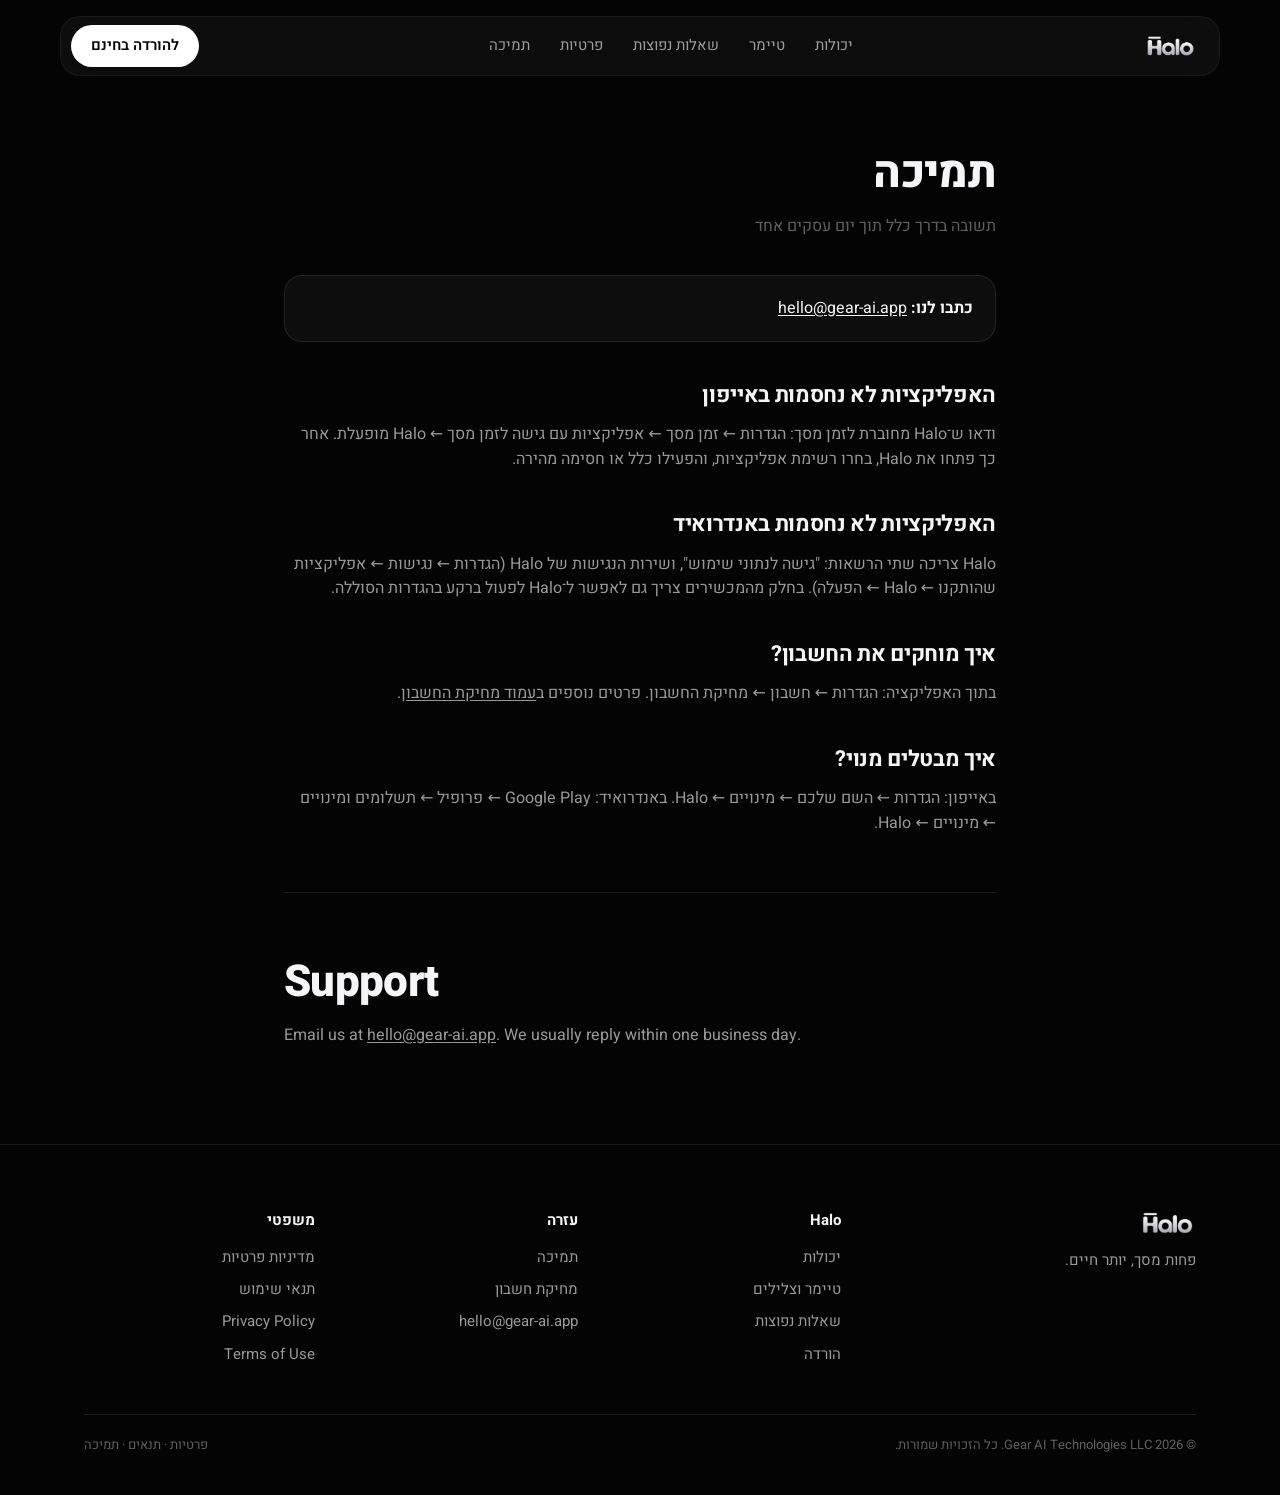
<file: support.html>
<!doctype html>
<html lang="he" dir="rtl">
<head>
<meta charset="utf-8">
<meta name="viewport" content="width=device-width, initial-scale=1, viewport-fit=cover">
<title>תמיכה · Halo – פחות מסך</title>
<meta name="description" content="Halo חוסמת את האפליקציות שגונבות לכם את היום ומחזירה לכם את הזמן מהטלפון. עברית מלאה, אייפון ואנדרואיד.">
<link rel="canonical" href="https://halofocus.app/support">
<meta property="og:type" content="website">
<meta property="og:site_name" content="Halo">
<meta property="og:title" content="תמיכה · Halo – פחות מסך">
<meta property="og:description" content="Halo חוסמת את האפליקציות שגונבות לכם את היום ומחזירה לכם את הזמן מהטלפון. עברית מלאה, אייפון ואנדרואיד.">
<meta property="og:url" content="https://halofocus.app/support">
<meta property="og:image" content="https://halofocus.app/img/og.jpg">
<meta name="twitter:card" content="summary_large_image">
<meta name="theme-color" content="#040404">
<link rel="icon" href="/img/favicon.png">
<link rel="apple-touch-icon" href="/img/apple-touch-icon.png">
<link rel="preconnect" href="https://fonts.googleapis.com">
<link rel="preconnect" href="https://fonts.gstatic.com" crossorigin>
<link href="https://fonts.googleapis.com/css2?family=Heebo:wght@400;500;600;700;800&display=swap" rel="stylesheet">
<link rel="stylesheet" href="/styles.css">
<script src="/site.js" defer></script>
</head>
<body class="inner">
<header class="nav-wrap">
  <nav class="nav">
    <a class="logo" href="/" aria-label="Halo"><img src="/img/wordmark.png" alt="Halo"></a>
    <div class="links">
      <a href="/#features">יכולות</a>
      <a href="/#scenes">טיימר</a>
      <a href="/#faq">שאלות נפוצות</a>
      <a href="/privacy">פרטיות</a>
      <a href="/support">תמיכה</a>
    </div>
    <a class="pill-btn" href="/#download">להורדה בחינם</a>
  </nav>
</header>

<main class="doc">
  <h1>תמיכה</h1>
  <div class="updated">תשובה בדרך כלל תוך יום עסקים אחד</div>
  <div class="card"><b>כתבו לנו:</b> <a href="mailto:hello@gear-ai.app">hello@gear-ai.app</a></div>

  <h2>האפליקציות לא נחסמות באייפון</h2>
  <p>ודאו ש־Halo מחוברת לזמן מסך: הגדרות ← זמן מסך ← אפליקציות עם גישה לזמן מסך ← Halo מופעלת. אחר כך פתחו את Halo, בחרו רשימת אפליקציות, והפעילו כלל או חסימה מהירה.</p>

  <h2>האפליקציות לא נחסמות באנדרואיד</h2>
  <p>Halo צריכה שתי הרשאות: "גישה לנתוני שימוש", ושירות הנגישות של Halo (הגדרות ← נגישות ← אפליקציות שהותקנו ← Halo ← הפעלה). בחלק מהמכשירים צריך גם לאפשר ל־Halo לפעול ברקע בהגדרות הסוללה.</p>

  <h2>איך מוחקים את החשבון?</h2>
  <p>בתוך האפליקציה: הגדרות ← חשבון ← מחיקת החשבון. פרטים נוספים ב<a href="/delete-account">עמוד מחיקת החשבון</a>.</p>

  <h2>איך מבטלים מנוי?</h2>
  <p>באייפון: הגדרות ← השם שלכם ← מינויים ← Halo. באנדרואיד: Google Play ← פרופיל ← תשלומים ומינויים ← מינויים ← Halo.</p>

  <hr>
  <div class="ltr">
  <h1>Support</h1>
  <p>Email us at <a href="mailto:hello@gear-ai.app">hello@gear-ai.app</a>. We usually reply within one business day.</p>
  </div>
</main>

<footer>
  <div class="wrap">
    <div class="foot">
      <div class="foot-brand">
        <a class="logo" href="/"><img src="/img/wordmark.png" alt="Halo"></a>
        <p>פחות מסך, יותר חיים.</p>
      </div>
      <div><h4>Halo</h4><ul>
        <li><a href="/#features">יכולות</a></li>
        <li><a href="/#scenes">טיימר וצלילים</a></li>
        <li><a href="/#faq">שאלות נפוצות</a></li>
        <li><a href="/#download">הורדה</a></li>
      </ul></div>
      <div><h4>עזרה</h4><ul>
        <li><a href="/support">תמיכה</a></li>
        <li><a href="/delete-account">מחיקת חשבון</a></li>
        <li><a href="mailto:hello@gear-ai.app">hello@gear-ai.app</a></li>
      </ul></div>
      <div><h4>משפטי</h4><ul>
        <li><a href="/privacy">מדיניות פרטיות</a></li>
        <li><a href="/terms">תנאי שימוש</a></li>
        <li><a href="/privacy#en">Privacy Policy</a></li>
        <li><a href="/terms#en">Terms of Use</a></li>
      </ul></div>
    </div>
    <div class="copyright">
      <span>© 2026 Gear AI Technologies LLC. כל הזכויות שמורות.</span>
      <span><a href="/privacy">פרטיות</a> · <a href="/terms">תנאים</a> · <a href="/support">תמיכה</a></span>
    </div>
  </div>
</footer>
</body>
</html>
</file>
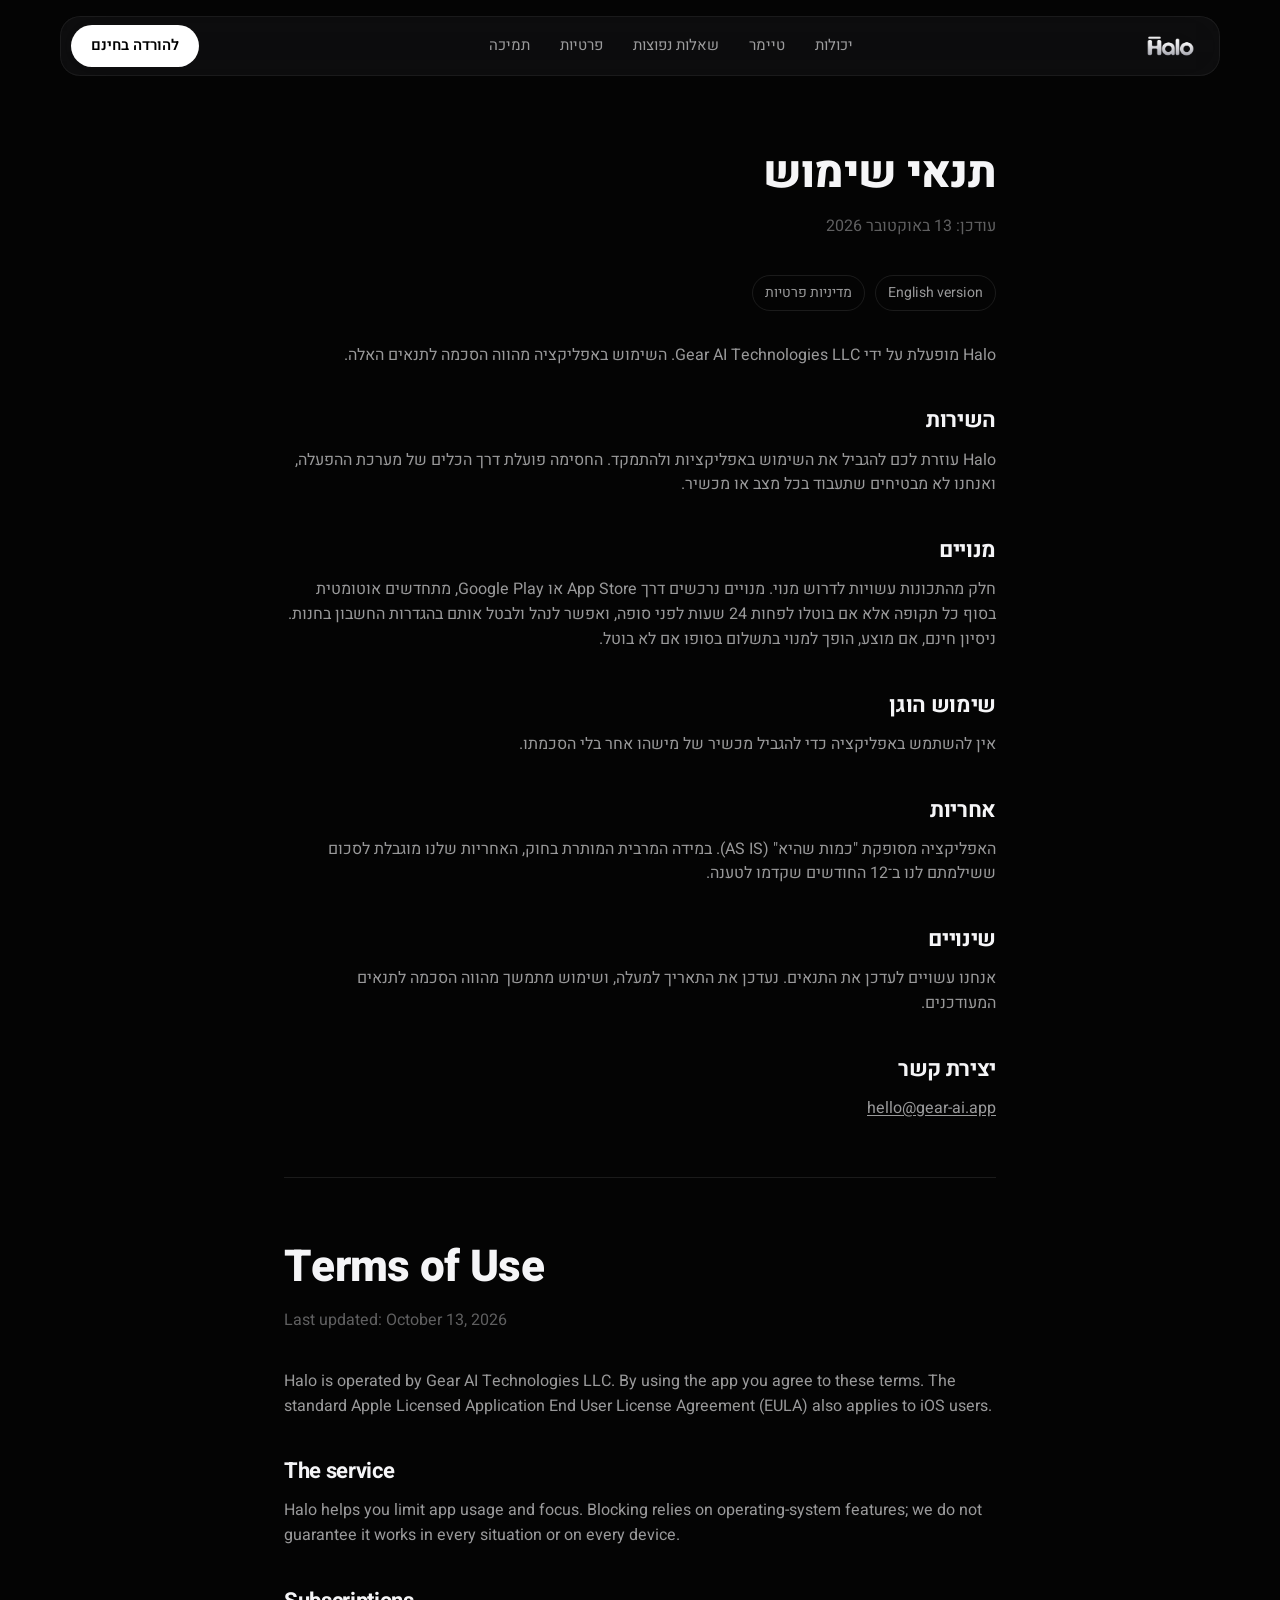
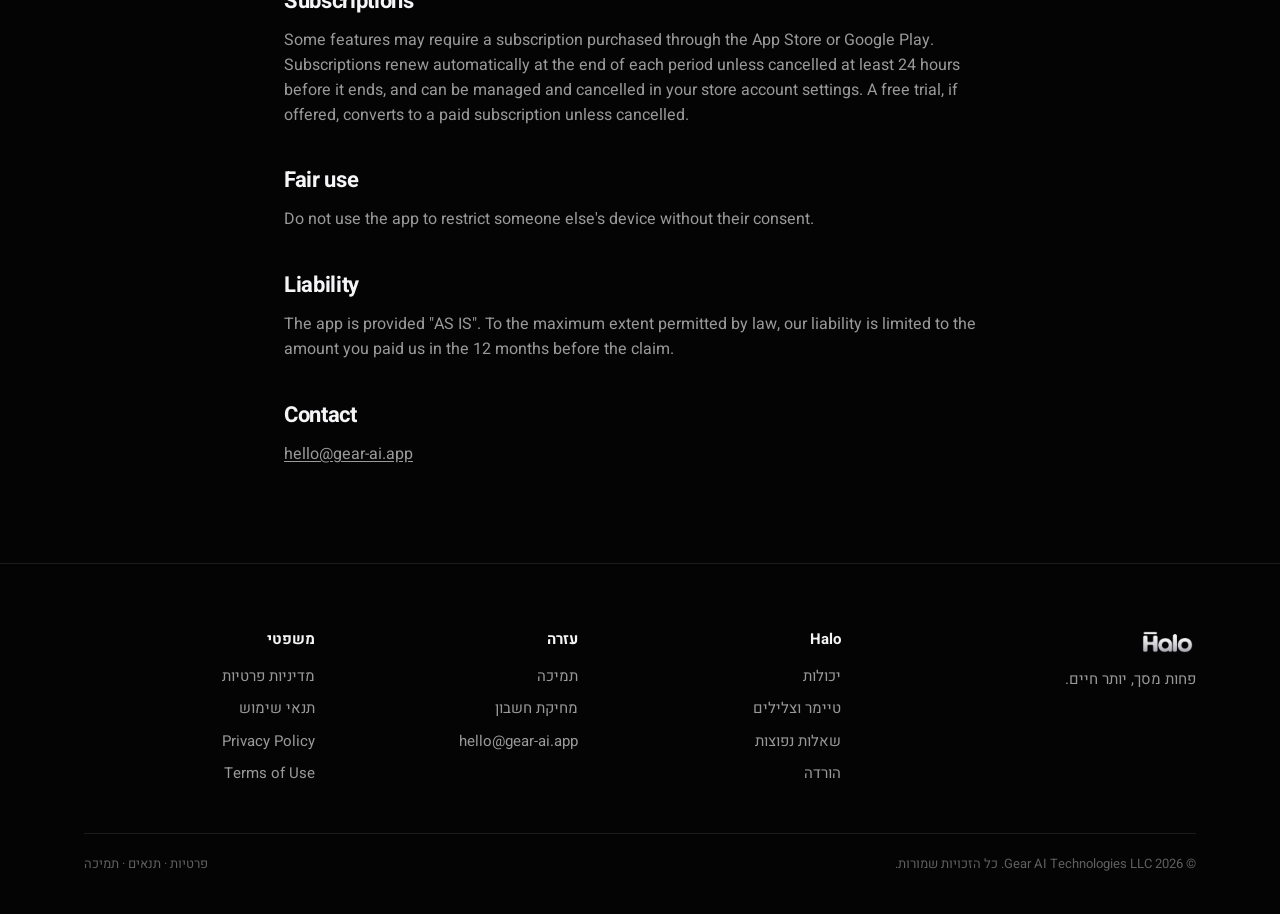
<file: terms.html>
<!doctype html>
<html lang="he" dir="rtl">
<head>
<meta charset="utf-8">
<meta name="viewport" content="width=device-width, initial-scale=1, viewport-fit=cover">
<title>תנאי שימוש · Halo – פחות מסך</title>
<meta name="description" content="Halo חוסמת את האפליקציות שגונבות לכם את היום ומחזירה לכם את הזמן מהטלפון. עברית מלאה, אייפון ואנדרואיד.">
<link rel="canonical" href="https://halofocus.app/terms">
<meta property="og:type" content="website">
<meta property="og:site_name" content="Halo">
<meta property="og:title" content="תנאי שימוש · Halo – פחות מסך">
<meta property="og:description" content="Halo חוסמת את האפליקציות שגונבות לכם את היום ומחזירה לכם את הזמן מהטלפון. עברית מלאה, אייפון ואנדרואיד.">
<meta property="og:url" content="https://halofocus.app/terms">
<meta property="og:image" content="https://halofocus.app/img/og.jpg">
<meta name="twitter:card" content="summary_large_image">
<meta name="theme-color" content="#040404">
<link rel="icon" href="/img/favicon.png">
<link rel="apple-touch-icon" href="/img/apple-touch-icon.png">
<link rel="preconnect" href="https://fonts.googleapis.com">
<link rel="preconnect" href="https://fonts.gstatic.com" crossorigin>
<link href="https://fonts.googleapis.com/css2?family=Heebo:wght@400;500;600;700;800&display=swap" rel="stylesheet">
<link rel="stylesheet" href="/styles.css">
<script src="/site.js" defer></script>
</head>
<body class="inner">
<header class="nav-wrap">
  <nav class="nav">
    <a class="logo" href="/" aria-label="Halo"><img src="/img/wordmark.png" alt="Halo"></a>
    <div class="links">
      <a href="/#features">יכולות</a>
      <a href="/#scenes">טיימר</a>
      <a href="/#faq">שאלות נפוצות</a>
      <a href="/privacy">פרטיות</a>
      <a href="/support">תמיכה</a>
    </div>
    <a class="pill-btn" href="/#download">להורדה בחינם</a>
  </nav>
</header>

<main class="doc">
  <h1>תנאי שימוש</h1>
  <div class="updated">עודכן: 13 באוקטובר 2026</div>
  <div class="toc"><a href="#en">English version</a><a href="/privacy">מדיניות פרטיות</a></div>
  <p>Halo מופעלת על ידי Gear AI Technologies LLC. השימוש באפליקציה מהווה הסכמה לתנאים האלה.</p>
  <h2>השירות</h2>
  <p>Halo עוזרת לכם להגביל את השימוש באפליקציות ולהתמקד. החסימה פועלת דרך הכלים של מערכת ההפעלה, ואנחנו לא מבטיחים שתעבוד בכל מצב או מכשיר.</p>
  <h2>מנויים</h2>
  <p>חלק מהתכונות עשויות לדרוש מנוי. מנויים נרכשים דרך App Store או Google Play, מתחדשים אוטומטית בסוף כל תקופה אלא אם בוטלו לפחות 24 שעות לפני סופה, ואפשר לנהל ולבטל אותם בהגדרות החשבון בחנות. ניסיון חינם, אם מוצע, הופך למנוי בתשלום בסופו אם לא בוטל.</p>
  <h2>שימוש הוגן</h2>
  <p>אין להשתמש באפליקציה כדי להגביל מכשיר של מישהו אחר בלי הסכמתו.</p>
  <h2>אחריות</h2>
  <p>האפליקציה מסופקת "כמות שהיא" (AS IS). במידה המרבית המותרת בחוק, האחריות שלנו מוגבלת לסכום ששילמתם לנו ב־12 החודשים שקדמו לטענה.</p>
  <h2>שינויים</h2>
  <p>אנחנו עשויים לעדכן את התנאים. נעדכן את התאריך למעלה, ושימוש מתמשך מהווה הסכמה לתנאים המעודכנים.</p>
  <h2>יצירת קשר</h2>
  <p><a href="mailto:hello@gear-ai.app">hello@gear-ai.app</a></p>

  <hr>
  <div class="ltr" id="en">
  <h1>Terms of Use</h1>
  <div class="updated">Last updated: October 13, 2026</div>
  <p>Halo is operated by Gear AI Technologies LLC. By using the app you agree to these terms. The standard Apple Licensed Application End User License Agreement (EULA) also applies to iOS users.</p>
  <h2>The service</h2>
  <p>Halo helps you limit app usage and focus. Blocking relies on operating-system features; we do not guarantee it works in every situation or on every device.</p>
  <h2>Subscriptions</h2>
  <p>Some features may require a subscription purchased through the App Store or Google Play. Subscriptions renew automatically at the end of each period unless cancelled at least 24 hours before it ends, and can be managed and cancelled in your store account settings. A free trial, if offered, converts to a paid subscription unless cancelled.</p>
  <h2>Fair use</h2>
  <p>Do not use the app to restrict someone else's device without their consent.</p>
  <h2>Liability</h2>
  <p>The app is provided "AS IS". To the maximum extent permitted by law, our liability is limited to the amount you paid us in the 12 months before the claim.</p>
  <h2>Contact</h2>
  <p><a href="mailto:hello@gear-ai.app">hello@gear-ai.app</a></p>
  </div>
</main>

<footer>
  <div class="wrap">
    <div class="foot">
      <div class="foot-brand">
        <a class="logo" href="/"><img src="/img/wordmark.png" alt="Halo"></a>
        <p>פחות מסך, יותר חיים.</p>
      </div>
      <div><h4>Halo</h4><ul>
        <li><a href="/#features">יכולות</a></li>
        <li><a href="/#scenes">טיימר וצלילים</a></li>
        <li><a href="/#faq">שאלות נפוצות</a></li>
        <li><a href="/#download">הורדה</a></li>
      </ul></div>
      <div><h4>עזרה</h4><ul>
        <li><a href="/support">תמיכה</a></li>
        <li><a href="/delete-account">מחיקת חשבון</a></li>
        <li><a href="mailto:hello@gear-ai.app">hello@gear-ai.app</a></li>
      </ul></div>
      <div><h4>משפטי</h4><ul>
        <li><a href="/privacy">מדיניות פרטיות</a></li>
        <li><a href="/terms">תנאי שימוש</a></li>
        <li><a href="/privacy#en">Privacy Policy</a></li>
        <li><a href="/terms#en">Terms of Use</a></li>
      </ul></div>
    </div>
    <div class="copyright">
      <span>© 2026 Gear AI Technologies LLC. כל הזכויות שמורות.</span>
      <span><a href="/privacy">פרטיות</a> · <a href="/terms">תנאים</a> · <a href="/support">תמיכה</a></span>
    </div>
  </div>
</footer>
</body>
</html>
</file>
<file: styles.css>
:root {
  --bg: #040404;
  --card: rgba(255, 255, 255, 0.04);
  --line: rgba(255, 255, 255, 0.09);
  --text: #F5F5F7;
  --text-2: rgba(245, 245, 247, 0.62);
  --text-3: rgba(245, 245, 247, 0.38);
  --blue: #2E7BEF;
  --ease: cubic-bezier(.2, .7, .2, 1);
  /* measured screen window inside img/phone-frame.png */
  --scr-left: 7.2%;
  --scr-top: 3.3%;
  --scr-w: 88.0%;
  --scr-h: 94.9%;
}

* { margin: 0; padding: 0; box-sizing: border-box; }
html { scroll-behavior: smooth; }
body {
  font-family: "Heebo", -apple-system, BlinkMacSystemFont, system-ui, sans-serif;
  background: var(--bg); color: var(--text);
  line-height: 1.55; -webkit-font-smoothing: antialiased;
  overflow-x: hidden;
}
html, body { overflow-x: clip; }
img { max-width: 100%; display: block; }
a { color: inherit; text-decoration: none; }
.wrap { max-width: 1160px; margin: 0 auto; padding: 0 24px; }
h1, h2, h3 { letter-spacing: -0.015em; }

/* ---------- floating pill nav ---------- */
.nav-wrap { position: fixed; inset: 16px 0 auto; z-index: 50; padding: 0 16px; pointer-events: none; }
.nav {
  pointer-events: auto;
  max-width: 1160px; margin: 0 auto; height: 60px; padding: 0 10px 0 22px;
  display: flex; align-items: center; gap: 24px;
  border-radius: 20px;
  background: rgba(28, 28, 30, 0.42);
  backdrop-filter: blur(22px) saturate(1.4); -webkit-backdrop-filter: blur(22px) saturate(1.4);
  border: 1px solid rgba(255, 255, 255, 0.06);
  transition: background .4s var(--ease);
}
html[dir="rtl"] .nav { padding: 0 22px 0 10px; }
body.scrolled .nav { background: rgba(22, 22, 24, 0.72); }
.nav .logo img { height: 26px; width: auto; }
.nav .links { flex: 1; display: flex; justify-content: center; gap: 30px; font-size: 15px; color: var(--text-2); }
.nav .links a { transition: color .2s; }
.nav .links a:hover { color: var(--text); }
.pill-btn {
  display: inline-flex; align-items: center; height: 42px; padding: 0 20px;
  border-radius: 999px; background: #fff; color: #000; font-weight: 600; font-size: 15px;
  transition: transform .2s var(--ease), box-shadow .2s;
}
.pill-btn:hover { transform: scale(1.04); box-shadow: 0 0 30px rgba(255, 255, 255, .25); }

/* ---------- store badges ---------- */
.badges { display: flex; gap: 12px; align-items: center; justify-content: center; flex-wrap: wrap; }
.badge { display: inline-block; transition: transform .2s var(--ease); }
.badge:hover { transform: translateY(-3px); }
.badge img { height: 52px; width: auto; }
.legal-note { margin-top: 16px; font-size: 13px; color: var(--text-3); text-align: center; }
.legal-note a { text-decoration: underline; text-underline-offset: 2px; }

/* ---------- phones ---------- */
.device { position: relative; }
.device .frame { position: relative; z-index: 2; width: 100%; }
.device .shot {
  position: absolute; z-index: 1;
  left: var(--scr-left); top: var(--scr-top); width: var(--scr-w); height: var(--scr-h);
  object-fit: cover; border-radius: 9% / 4.3%;
}

/* ---------- hero ---------- */
.hero { position: relative; min-height: 100svh; display: grid; place-items: center; overflow: hidden; padding: 120px 20px 0; }
.hero-bg { position: absolute; inset: 0; }
.hero-bg img {
  width: 100%; height: 100%; object-fit: cover;
  transform: translateY(calc(var(--sy, 0) * 0.25px)) scale(calc(1.12 - var(--load, 0) * 0.06));
  transition: transform 2.4s var(--ease);
}
.hero-bg::after {
  content: ""; position: absolute; inset: 0;
  background:
    radial-gradient(60% 50% at 50% 42%, rgba(4, 4, 4, .15), rgba(4, 4, 4, .7) 70%),
    linear-gradient(to bottom, rgba(4, 4, 4, .35), transparent 30%, transparent 60%, var(--bg));
}
.hero-in { position: relative; z-index: 2; text-align: center; max-width: 820px; }
.hero h1 { font-size: clamp(58px, 10vw, 128px); line-height: 1; font-weight: 800; margin-bottom: 26px; }
.hero h1 .line { display: block; }
.lead { font-size: clamp(18px, 2vw, 21px); color: rgba(245, 245, 247, .78); max-width: 560px; margin: 0 auto 32px; }
.trust { list-style: none; display: flex; justify-content: center; flex-wrap: wrap; gap: 10px; margin-top: 36px; }
.trust li {
  display: inline-flex; align-items: center; gap: 8px; height: 38px; padding: 0 16px;
  border-radius: 999px; font-size: 14px; font-weight: 500; color: rgba(245, 245, 247, .82);
  background: rgba(255, 255, 255, .06); border: 1px solid rgba(255, 255, 255, .1);
  backdrop-filter: blur(12px); -webkit-backdrop-filter: blur(12px);
}
.trust svg { width: 17px; height: 17px; fill: none; stroke: currentColor; stroke-width: 1.7; stroke-linecap: round; stroke-linejoin: round; opacity: .85; }
.hero-phone {
  position: relative; z-index: 1; width: min(300px, 64vw); margin: 64px auto -180px;
  transform: translateY(calc(var(--sy, 0) * -0.12px));
  filter: drop-shadow(0 40px 80px rgba(0, 0, 0, .8));
}

/* load-in choreography */
.hero h1 .line, .rise { opacity: 0; transform: translateY(28px); filter: blur(10px); transition: opacity 1.1s var(--ease), transform 1.1s var(--ease), filter 1.1s var(--ease); }
body.loaded .hero h1 .line, body.loaded .rise { opacity: 1; transform: none; filter: none; }
.hero h1 .line:nth-child(2) { transition-delay: .12s; }
.lead.rise { transition-delay: .3s; }
.hero-in > .rise:nth-of-type(2) { transition-delay: .42s; }
.trust.rise { transition-delay: .55s; }

/* ---------- scroll-lit statement ---------- */
.statement { height: 220vh; position: relative; }
.statement .sticky { position: sticky; top: 0; height: 100vh; display: grid; place-items: center; padding: 0 24px; }
.statement p { max-width: 900px; text-align: center; font-size: clamp(30px, 4.4vw, 54px); line-height: 1.25; font-weight: 700; }
.statement .w { color: rgba(245, 245, 247, var(--o, .16)); transition: color .25s linear; }

/* ---------- features ---------- */
.features { padding: 40px 0 80px; }
.feature {
  max-width: 1160px; margin: 0 auto; padding: 80px 24px; min-height: 92vh;
  display: grid; grid-template-columns: 1fr 1fr; gap: 64px; align-items: center;
}
.feature.flip .feature-media { order: -1; }
.chip {
  display: inline-block; font-size: 14px; color: var(--text-2);
  padding: 6px 14px; border-radius: 999px; background: rgba(255, 255, 255, .06); border: 1px solid var(--line);
  margin-bottom: 18px;
}
.feature h2 { font-size: clamp(34px, 4.4vw, 56px); line-height: 1.08; font-weight: 800; margin-bottom: 18px; }
.feature p { font-size: 19px; color: var(--text-2); max-width: 470px; }
.feature-media { position: relative; display: grid; place-items: center; perspective: 1400px; overflow: visible; }
.feature-media .device { width: min(320px, 70vw); filter: drop-shadow(0 50px 70px rgba(0, 0, 0, .7)); }
.tilt {
  transform:
    translateY(calc((1 - var(--p, 0)) * 120px))
    rotateX(calc((1 - var(--p, 0)) * 22deg))
    rotateY(calc((1 - var(--p, 0)) * -18deg))
    rotateZ(calc((1 - var(--p, 0)) * 4deg));
  opacity: calc(.25 + var(--p, 0) * .75);
  will-change: transform;
}
.feature.flip .tilt { transform:
    translateY(calc((1 - var(--p, 0)) * 120px))
    rotateX(calc((1 - var(--p, 0)) * 22deg))
    rotateY(calc((1 - var(--p, 0)) * 18deg))
    rotateZ(calc((1 - var(--p, 0)) * -4deg)); }
.glow {
  position: absolute; width: min(520px, 110vw); height: min(520px, 110vw); border-radius: 50%; pointer-events: none;
  background: radial-gradient(circle, rgba(255, 255, 255, .13), transparent 62%);
  opacity: var(--p, 0); transform: scale(calc(.6 + var(--p, 0) * .4)); filter: blur(10px);
}
.glow.blue { background: radial-gradient(circle, rgba(46, 123, 239, .28), transparent 62%); }

/* ---------- reveal on scroll ---------- */
.reveal { opacity: 0; transform: translateY(36px); filter: blur(8px); transition: opacity .9s var(--ease), transform .9s var(--ease), filter .9s var(--ease); }
.reveal.in { opacity: 1; transform: none; filter: none; }

/* ---------- scenes marquee ---------- */
.scenes { padding: 120px 0; overflow: hidden; }
.head { text-align: center; max-width: 680px; margin: 0 auto 56px; padding: 0 24px; }
.head h2, .numbers h2, .faq-sec h2 { font-size: clamp(34px, 4.6vw, 56px); line-height: 1.1; font-weight: 800; margin-bottom: 14px; }
.head p { color: var(--text-2); font-size: 19px; }
.marquee {
  direction: ltr; overflow: hidden; padding: 10px 0;
  mask-image: linear-gradient(to right, transparent, #000 12%, #000 88%, transparent);
  -webkit-mask-image: linear-gradient(to right, transparent, #000 12%, #000 88%, transparent);
}
.track { display: flex; gap: 20px; width: max-content; animation: slide 60s linear infinite; }
.marquee.reverse .track { animation-direction: reverse; animation-duration: 70s; }
.marquee:hover .track { animation-play-state: paused; }
@keyframes slide { to { transform: translateX(-50%); } }
.scene { width: 220px; flex: none; text-align: center; }
.scene img {
  width: 220px; height: 293px; object-fit: cover; border-radius: 28px;
  border: 1px solid var(--line); transition: transform .5s var(--ease), filter .5s;
  filter: saturate(.9) brightness(.92);
}
.scene:hover img { transform: translateY(-8px) scale(1.03); filter: none; }
.scene figcaption { direction: rtl; margin-top: 12px; font-size: 14px; color: var(--text-2); }

/* ---------- numbers ---------- */
.numbers { padding: 120px 0; text-align: center; }
.huge {
  font-size: clamp(96px, 18vw, 220px); line-height: .95; font-weight: 800; letter-spacing: -0.04em;
  background: linear-gradient(180deg, #fff 30%, rgba(255, 255, 255, .08));
  -webkit-background-clip: text; background-clip: text; color: transparent;
  margin-top: 24px;
}
.huge-sub { font-size: 22px; color: var(--text-2); margin-top: 10px; }
.stats { display: grid; grid-template-columns: repeat(3, 1fr); gap: 16px; margin-top: 72px; }
.stat { padding: 32px 24px; border-radius: 28px; background: var(--card); border: 1px solid var(--line); }
.stat .n { font-size: 44px; font-weight: 800; letter-spacing: -0.02em; direction: ltr; unicode-bidi: plaintext; }
.stat .l { color: var(--text-2); margin-top: 4px; }
.stat:nth-child(2) { transition-delay: .1s; }
.stat:nth-child(3) { transition-delay: .2s; }
.fine { margin-top: 28px; font-size: 14px; color: var(--text-3); }

/* ---------- pro list ---------- */
.pro { padding: 120px 0; }
.pro-list {
  list-style: none; max-width: 760px; margin: 0 auto; border-radius: 32px; overflow: hidden;
  background: linear-gradient(180deg, rgba(255, 255, 255, .06), rgba(255, 255, 255, .02));
  border: 1px solid var(--line);
}
.pro-list li { display: flex; gap: 18px; align-items: baseline; padding: 24px 30px; border-bottom: 1px solid var(--line); }
.pro-list li:last-child { border-bottom: 0; }
.pro-list li::before {
  content: ""; flex: none; width: 8px; height: 8px; border-radius: 50%; background: #fff;
  box-shadow: 0 0 12px rgba(255, 255, 255, .7); transform: translateY(-3px);
}
.pro-list b { font-size: 19px; min-width: 170px; }
.pro-list span { color: var(--text-2); }
.pro-list a { text-decoration: underline; text-underline-offset: 2px; }
.pro-list li:nth-child(2) { transition-delay: .06s; }
.pro-list li:nth-child(3) { transition-delay: .12s; }
.pro-list li:nth-child(4) { transition-delay: .18s; }
.pro-list li:nth-child(5) { transition-delay: .24s; }
.pro-list li:nth-child(6) { transition-delay: .30s; }

/* ---------- FAQ ---------- */
.faq-sec { padding: 100px 0; }
.faq-sec h2 { text-align: center; margin-bottom: 40px; }
.faq { max-width: 760px; margin: 0 auto; }
.faq details { border-bottom: 1px solid var(--line); padding: 22px 0; }
.faq summary { cursor: pointer; font-size: 19px; font-weight: 600; list-style: none; display: flex; justify-content: space-between; gap: 16px; }
.faq summary::-webkit-details-marker { display: none; }
.faq summary::after { content: "+"; color: var(--text-3); font-weight: 300; font-size: 26px; line-height: 1; transition: transform .3s var(--ease); }
.faq details[open] summary::after { transform: rotate(45deg); }
.faq details p { color: var(--text-2); margin-top: 12px; animation: fade .4s var(--ease); }
.faq details a { text-decoration: underline; }
@keyframes fade { from { opacity: 0; transform: translateY(-6px); } }

/* ---------- final CTA with the halo ---------- */
.cta { position: relative; text-align: center; padding: 160px 0 180px; overflow: hidden; }
.halo-ring { position: absolute; left: 50%; top: 50%; width: 760px; height: 760px; transform: translate(-50%, -50%); pointer-events: none; }
.halo-ring::before {
  content: ""; position: absolute; inset: 0; border-radius: 50%;
  background: conic-gradient(from 0deg, transparent 0 20%, rgba(255, 255, 255, .5) 30%, transparent 45%, transparent 70%, rgba(46, 123, 239, .45) 82%, transparent 95%);
  -webkit-mask: radial-gradient(circle, transparent 58%, #000 59%, #000 60.5%, transparent 61.5%);
  mask: radial-gradient(circle, transparent 58%, #000 59%, #000 60.5%, transparent 61.5%);
  animation: spin 14s linear infinite; filter: blur(1px);
}
.halo-ring i { position: absolute; inset: 18%; border-radius: 50%; background: radial-gradient(circle, rgba(255, 255, 255, .08), transparent 65%); animation: breathe 6s ease-in-out infinite; }
@keyframes spin { to { transform: rotate(360deg); } }
@keyframes breathe { 50% { transform: scale(1.12); opacity: .6; } }
.cta .wrap { position: relative; }
.cta .icon { width: 112px; height: 112px; border-radius: 26px; margin: 0 auto 30px; box-shadow: 0 20px 60px rgba(0, 0, 0, .6), 0 0 0 1px var(--line); }
.cta h2 { font-size: clamp(44px, 7vw, 88px); line-height: 1.02; font-weight: 800; margin-bottom: 36px; }

/* ---------- live ticker pill ---------- */
.ticker {
  position: fixed; left: 50%; bottom: 20px; z-index: 40;
  display: flex; align-items: center; gap: 10px; height: 40px; padding: 0 18px; border-radius: 999px;
  background: rgba(28, 28, 30, .6); backdrop-filter: blur(18px); -webkit-backdrop-filter: blur(18px);
  border: 1px solid rgba(255, 255, 255, .06); font-size: 14px; color: var(--text-2); white-space: nowrap;
  transform: translate(-50%, 90px); transition: transform .6s var(--ease);
}
body.scrolled .ticker { transform: translate(-50%, 0); }
.clock { direction: ltr; font-family: ui-monospace, "SF Mono", Menlo, monospace; color: var(--text); display: inline-flex; }
.digit { display: inline-block; height: 1.2em; overflow: hidden; line-height: 1.2em; }
.digit > span { display: flex; flex-direction: column; transition: transform .5s var(--ease); }

/* ---------- footer ---------- */
footer { border-top: 1px solid var(--line); padding: 64px 0 40px; color: var(--text-2); font-size: 15px; }
.foot { display: grid; grid-template-columns: 1.4fr 1fr 1fr 1fr; gap: 32px; }
.foot h4 { color: var(--text); font-size: 15px; margin-bottom: 14px; }
.foot ul { list-style: none; display: grid; gap: 9px; }
.foot a:hover { color: var(--text); }
.foot .logo img { height: 28px; width: auto; margin-bottom: 12px; }
.copyright { margin-top: 48px; padding-top: 20px; border-top: 1px solid var(--line); font-size: 13px; color: var(--text-3); display: flex; flex-wrap: wrap; gap: 8px 20px; justify-content: space-between; }

/* ---------- documents (privacy, terms, support, delete) ---------- */
.doc { max-width: 760px; margin: 0 auto; padding: 140px 24px 96px; }
.doc h1 { font-size: 44px; font-weight: 800; margin-bottom: 6px; }
.doc .updated { color: var(--text-3); margin-bottom: 36px; }
.doc h2 { font-size: 22px; margin: 36px 0 10px; }
.doc p, .doc li { color: var(--text-2); }
.doc ul { padding-inline-start: 22px; display: grid; gap: 6px; }
.doc a { text-decoration: underline; text-underline-offset: 2px; }
.doc hr { border: 0; border-top: 1px solid var(--line); margin: 56px 0; }
.doc .card { background: var(--card); border: 1px solid var(--line); border-radius: 18px; padding: 20px 22px; margin: 18px 0; }
.doc .toc { display: flex; flex-wrap: wrap; gap: 10px; margin-bottom: 32px; }
.doc .toc a { text-decoration: none; font-size: 14px; padding: 6px 12px; border: 1px solid var(--line); border-radius: 999px; color: var(--text-2); }
.ltr { direction: ltr; text-align: left; }

/* ---------- responsive ---------- */
@media (max-width: 900px) {
  .nav .links { display: none; }
  .nav { justify-content: space-between; }
  .feature { grid-template-columns: 1fr; gap: 40px; min-height: 0; text-align: center; padding: 64px 24px; }
  .feature.flip .feature-media { order: 0; }
  .feature p { margin-inline: auto; }
  .stats { grid-template-columns: 1fr; }
  .foot { grid-template-columns: 1fr 1fr; }
  .pro-list li { flex-wrap: wrap; gap: 4px 14px; }
  .pro-list b { min-width: 0; }
  .halo-ring { width: 520px; height: 520px; }
}
@media (max-width: 560px) {
  .nav-wrap { inset: 10px 0 auto; padding: 0 10px; }
  .nav { height: 54px; }
  .pill-btn { height: 38px; padding: 0 16px; font-size: 14px; }
  .hero { padding: 104px 16px 0; }
  .hero h1 { font-size: clamp(50px, 15vw, 64px); margin-bottom: 18px; }
  .lead { font-size: 17px; margin-bottom: 26px; }
  .trust { gap: 8px; margin-top: 28px; }
  .trust li { height: 34px; padding: 0 12px; font-size: 13px; }
  .hero-phone { width: min(250px, 66vw); margin-top: 44px; }
  .statement p { font-size: 28px; }
  .feature { padding: 48px 20px; gap: 32px; }
  .feature h2 { font-size: 32px; }
  .feature p { font-size: 17px; }
  .scenes, .numbers, .pro { padding: 80px 0; }
  .head { margin-bottom: 36px; }
  .head h2, .numbers h2, .faq-sec h2 { font-size: 32px; }
  .head p { font-size: 17px; }
  .stats { margin-top: 44px; }
  .stat { padding: 24px 20px; border-radius: 22px; }
  .stat .n { font-size: 38px; }
  .pro-list { border-radius: 24px; }
  .pro-list li { padding: 18px 20px; }
  .faq summary { font-size: 17px; }
  .cta { padding: 110px 0 130px; }
  .cta .icon { width: 92px; height: 92px; border-radius: 22px; }
  .foot { gap: 28px 20px; }
  .ticker { bottom: 14px; height: 36px; font-size: 13px; }
  .badge img { height: 46px; }
  .scene, .scene img { width: 160px; }
  .feature-media .device { width: min(250px, 62vw); }
  .hero-bg img { object-position: 50% 30%; }
  .halo-ring { width: 380px; height: 380px; }
  .scene img { height: 213px; border-radius: 22px; }
  .statement { height: 180vh; }
  .hero-phone { margin-bottom: -120px; }
}

@media (prefers-reduced-motion: reduce) {
  *, *::before, *::after { animation: none !important; transition: none !important; }
  .reveal, .rise, .hero h1 .line { opacity: 1 !important; transform: none !important; filter: none !important; }
  .tilt { transform: none !important; opacity: 1 !important; }
  .statement .w { color: var(--text) !important; }
}
</file>
